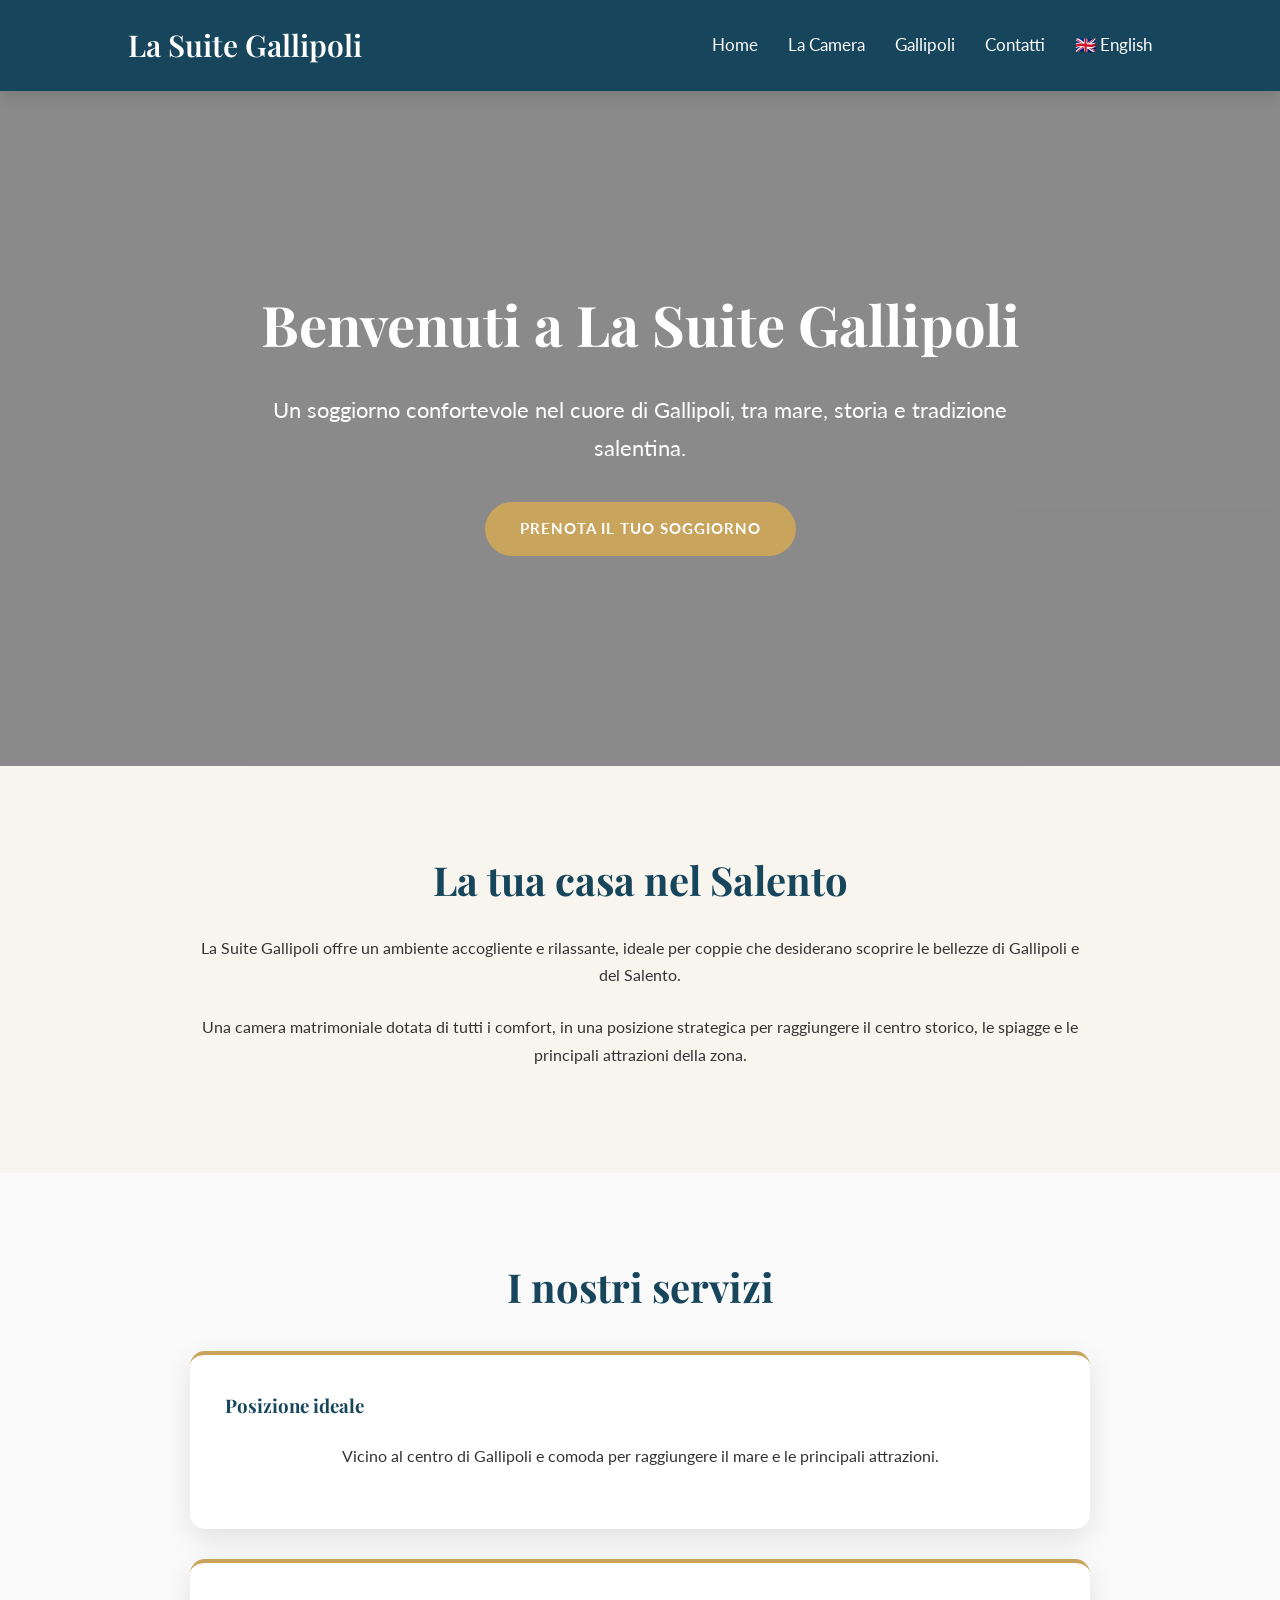
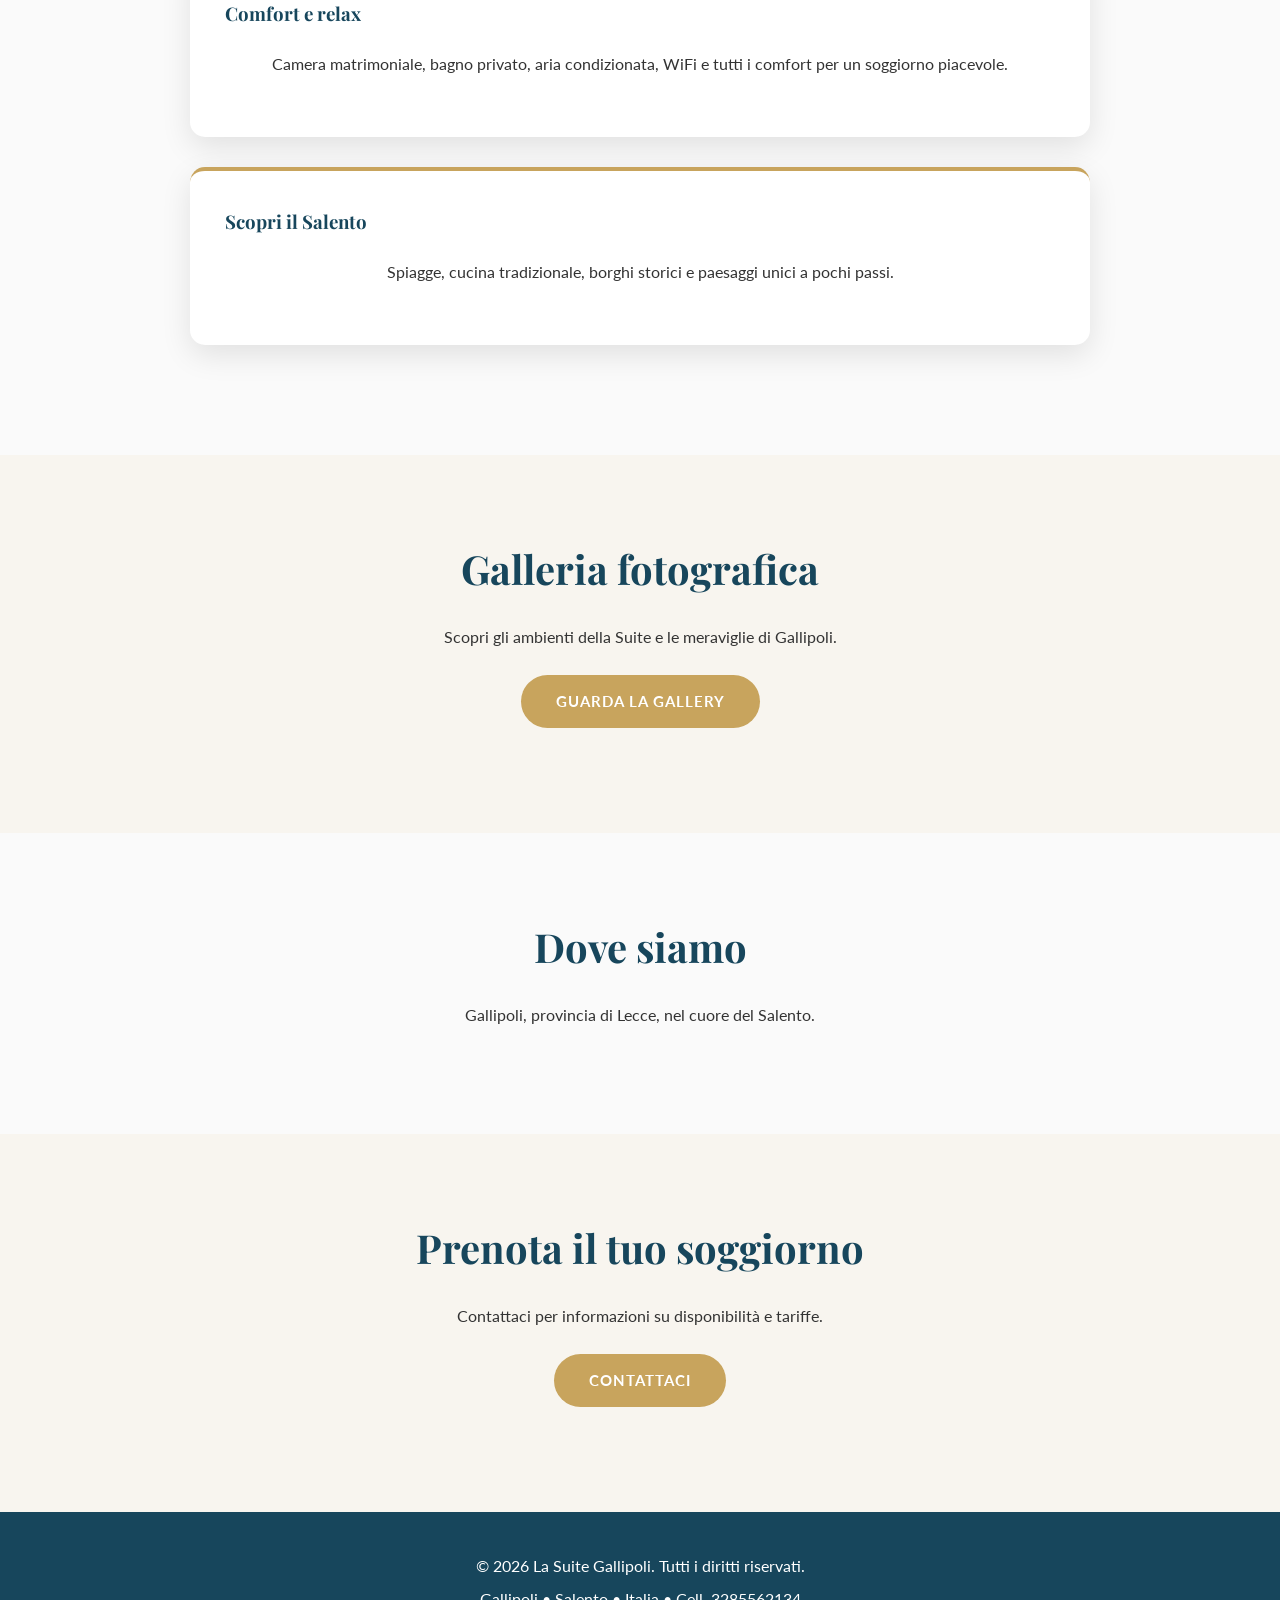
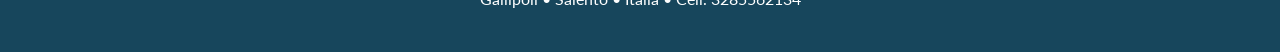
<file: index.html>
<!DOCTYPE html>
<html lang="it">

<head>

    <meta charset="UTF-8">
    <meta name="viewport" content="width=device-width, initial-scale=1.0">

    <title>La Suite Gallipoli | B&B nel cuore del Salento</title>

    <meta name="description"
        content="La Suite Gallipoli - Camera matrimoniale con bagno privato, WiFi e comfort nel cuore di Gallipoli, Salento.">


    <link href="https://fonts.googleapis.com/css2?family=Lato:wght@300;400;700&family=Playfair+Display:wght@500;600;700&display=swap" rel="stylesheet">

    <link rel="stylesheet" href="css/style.css">

    <link rel="icon" href="favicon.png" type="image/png">

</head>


<body>


<header>

<nav class="navbar">


<div class="logo">

<a href="index.html">
La Suite Gallipoli
</a>

</div>


<button class="menu-toggle" id="menu-toggle" aria-label="Apri menu">
☰
</button>



<ul class="nav-links" id="nav-links">

<li>
<a href="index.html">Home</a>
</li>

<li>
<a href="camera.html">La Camera</a>
</li>

<li>
<a href="gallipoli.html">Gallipoli</a>
</li>

<li>
<a href="contact.html">Contatti</a>
</li>

<li>
<a href="en/index.html">🇬🇧 English</a>
</li>

</ul>


</nav>

</header>





<main>



<!-- HERO SLIDESHOW -->


<section class="hero slideshow">


<div class="hero-slide active"></div>

<div class="hero-slide"></div>

<div class="hero-slide"></div>


<div class="hero-overlay"></div>



<div class="hero-content">


<h1>
Benvenuti a La Suite Gallipoli
</h1>


<p>
Un soggiorno confortevole nel cuore di Gallipoli,
tra mare, storia e tradizione salentina.
</p>


<a class="button" href="https://www.booking.com">

Prenota il tuo soggiorno

</a>


</div>


</section>







<!-- INTRODUCTION -->


<section>


<h2>
La tua casa nel Salento
</h2>


<p>
La Suite Gallipoli offre un ambiente accogliente e rilassante,
ideale per coppie che desiderano scoprire le bellezze di Gallipoli
e del Salento.
</p>


<p>
Una camera matrimoniale dotata di tutti i comfort,
in una posizione strategica per raggiungere il centro storico,
le spiagge e le principali attrazioni della zona.
</p>


</section>







<!-- SERVICES -->


<section>


<h2>
I nostri servizi
</h2>



<article>


<h3>
Posizione ideale
</h3>


<p>
Vicino al centro di Gallipoli e comoda per raggiungere
il mare e le principali attrazioni.
</p>


</article>




<article>


<h3>
Comfort e relax
</h3>


<p>
Camera matrimoniale, bagno privato,
aria condizionata, WiFi
e tutti i comfort per un soggiorno piacevole.
</p>


</article>




<article>


<h3>
Scopri il Salento
</h3>


<p>
Spiagge, cucina tradizionale,
borghi storici e paesaggi unici
a pochi passi.
</p>


</article>


</section>







<!-- GALLERY -->


<section>


<h2>
Galleria fotografica
</h2>


<p>
Scopri gli ambienti della Suite
e le meraviglie di Gallipoli.
</p>



<a class="button" href="camera.html">

Guarda la Gallery

</a>



</section>







<!-- LOCATION -->


<section>


<h2>
Dove siamo
</h2>


<p>
Gallipoli, provincia di Lecce,
nel cuore del Salento.
</p>


</section>







<!-- CONTACT -->


<section>


<h2>
Prenota il tuo soggiorno
</h2>


<p>
Contattaci per informazioni
su disponibilità e tariffe.
</p>


<a class="button" href="contact.html">

Contattaci

</a>


</section>





</main>







<footer>


<p>

© 2026 La Suite Gallipoli.
Tutti i diritti riservati.

</p>


<p>

Gallipoli • Salento • Italia • Cell. 3285562134

</p>


</footer>







<script>


// MOBILE MENU

const menuToggle = document.getElementById("menu-toggle");

const navLinks = document.getElementById("nav-links");


menuToggle.addEventListener("click", function(){

navLinks.classList.toggle("show");

});





// HERO SLIDESHOW


const slides = document.querySelectorAll(".hero-slide");

let currentSlide = 0;


setInterval(() => {


slides[currentSlide].classList.remove("active");


currentSlide = (currentSlide + 1) % slides.length;


slides[currentSlide].classList.add("active");


}, 5000);



</script>



</body>

</html>
</file>
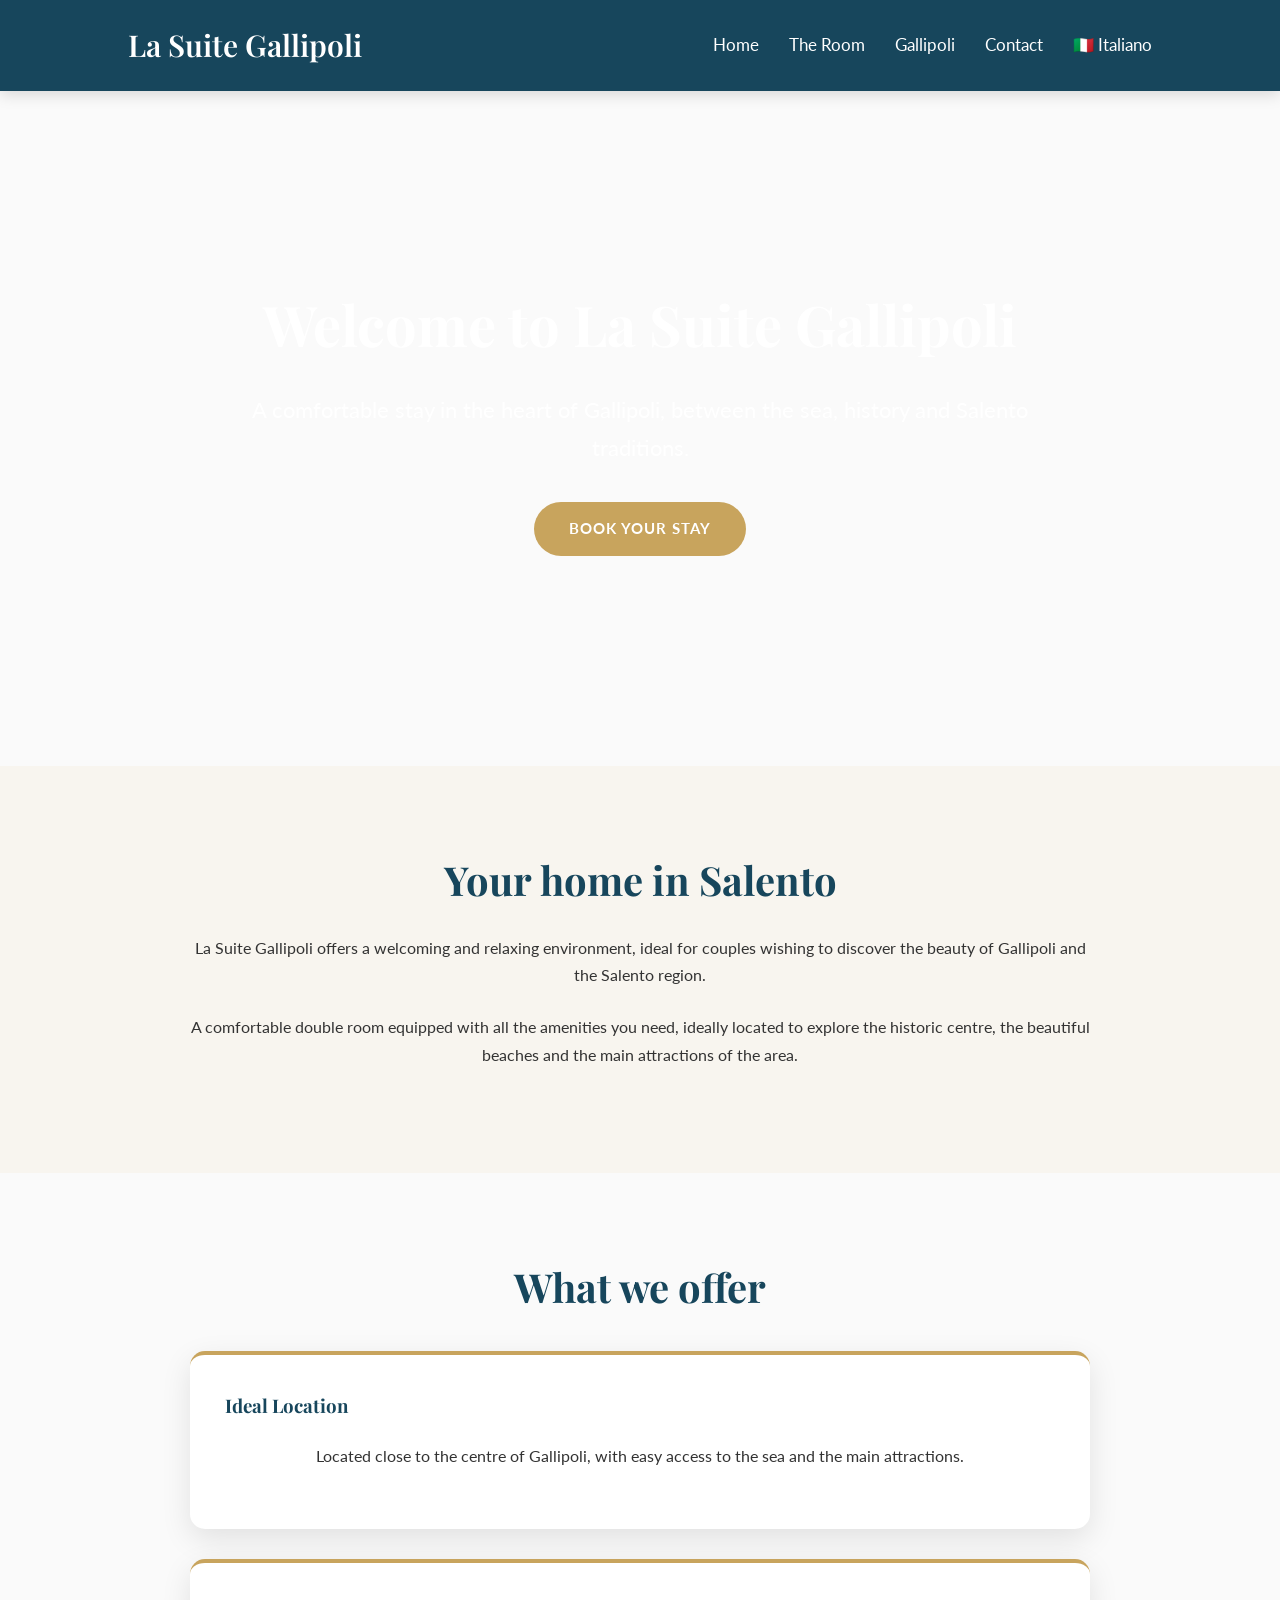
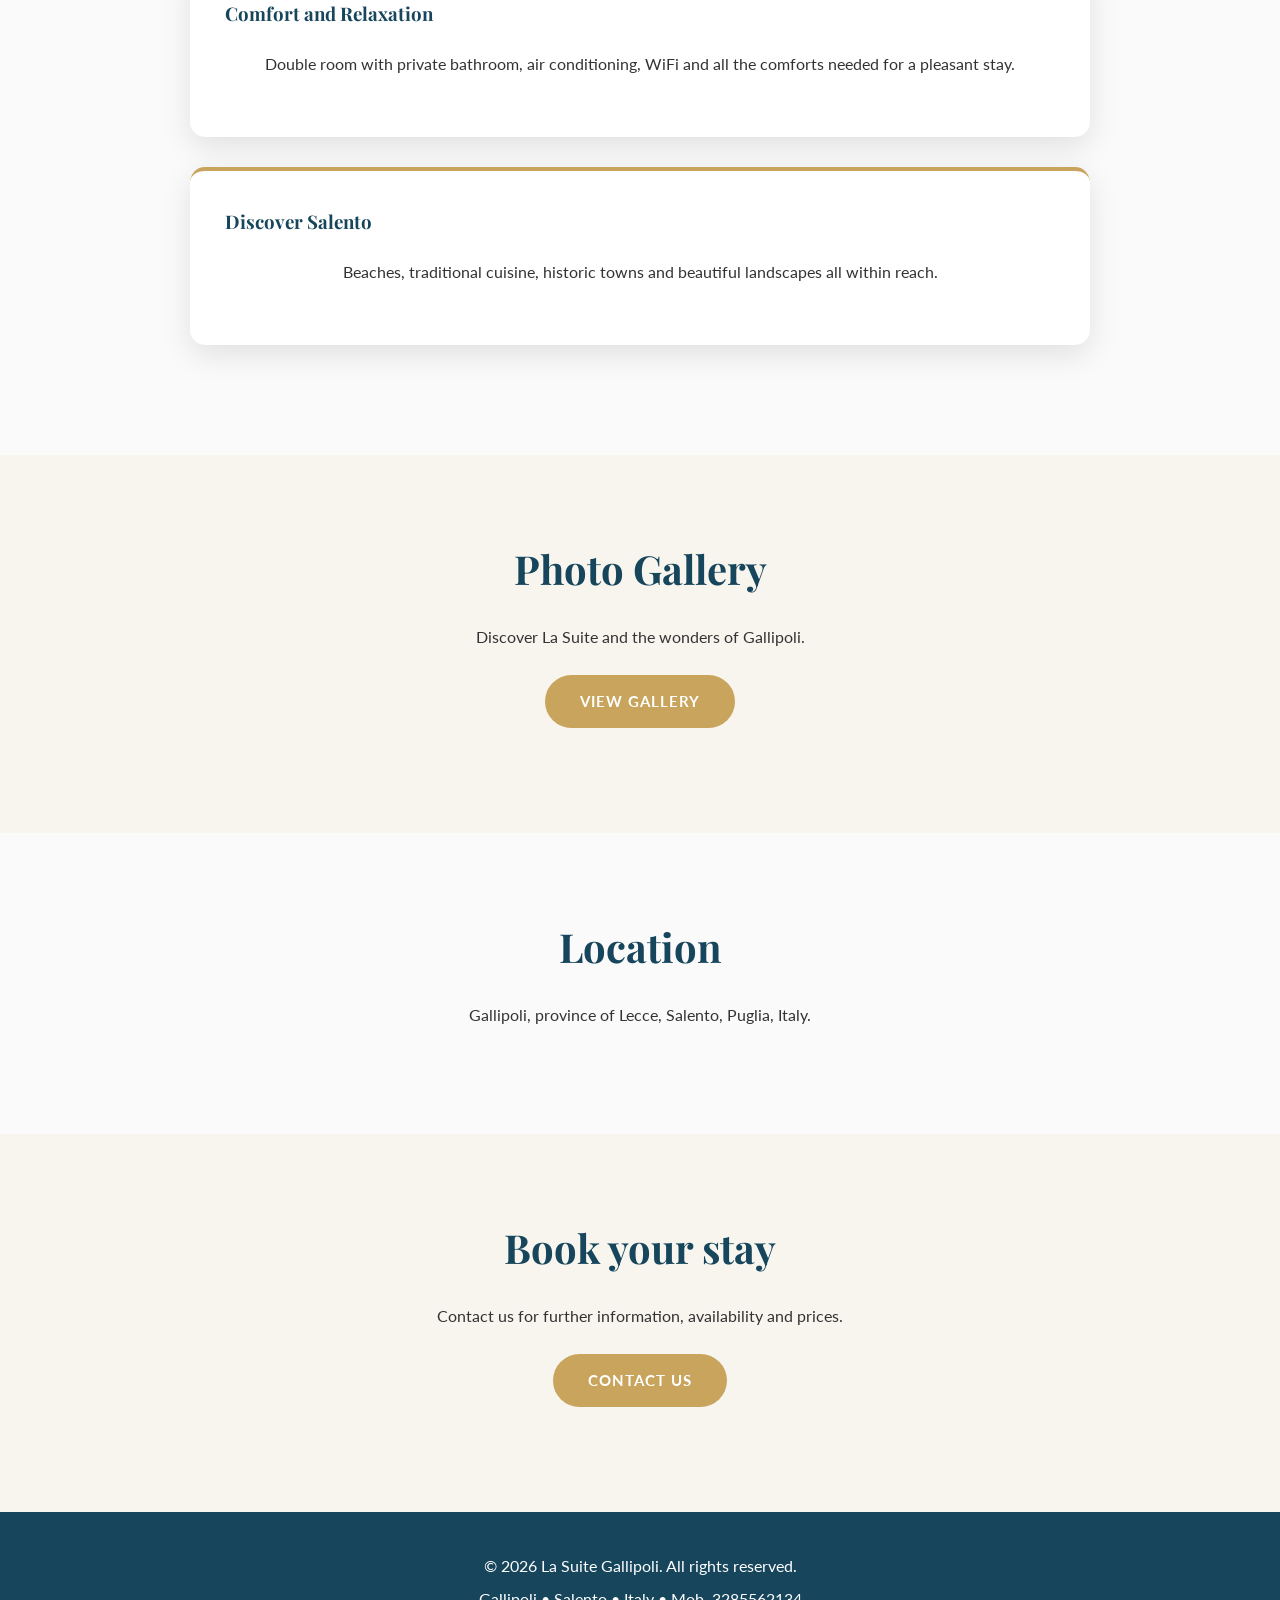
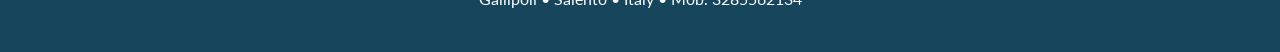
<file: en/index.html>
<!DOCTYPE html>
    <html lang="en">

    <head>

        <meta charset="UTF-8">
        <meta name="viewport" content="width=device-width, initial-scale=1.0">

        <title>La Suite Gallipoli | Bed and Breakfast in Salento</title>

        <meta name="description"
            content="La Suite Gallipoli - Comfortable double room with private bathroom, WiFi and all amenities in the heart of Gallipoli, Salento.">

            <link href="https://fonts.googleapis.com/css2?family=Lato:wght@300;400;700&family=Playfair+Display:wght@500;600;700&display=swap" rel="stylesheet">
        <link rel="stylesheet" href="../css/style.css">
        <link rel="icon" href="../favicon.png" type="image/png">

    </head>


    <body>


        <!-- ==========================
            HEADER
        =========================== -->

        <header>

            <nav class="navbar">

                <div class="logo">

                    <a href="index.html">
                        La Suite Gallipoli
                    </a>

                </div>


                <button class="menu-toggle" id="menu-toggle">
                    ☰
                </button>


<ul class="nav-links" id="nav-links">

    <li>
        <a href="index.html">Home</a>
    </li>

    <li>
        <a href="camera.html">The Room</a>
    </li>

   
    <li>
        <a href="gallipoli.html">Gallipoli</a>
    </li>

    <li>
        <a href="contact.html">Contact</a>
    </li>

    <li>
        <a href="../index.html">🇮🇹 Italiano</a>
    </li>

</ul>


            </nav>

        </header>



        <!-- ==========================
            MAIN
        =========================== -->


        <main>


            <!-- HERO -->


            <section class="hero">


                <div class="hero-content">


                    <h1>
                        Welcome to La Suite Gallipoli
                    </h1>


                    <p>
                        A comfortable stay in the heart of Gallipoli,
                        between the sea, history and Salento traditions.
                    </p>


                    <a class="button" href="https://www.booking.com/hotel/it/b-amp-b-la-suite-gallipoli.en-gb.html?aid=318615&label=Italian_Italy_IT_IT_21439071025-UNZN0NGydu*b2jBBcXOAlgS809686578647%3Apl%3Ata%3Ap1%3Ap2%3Aac%3Aap%3Aneg&sid=bae90e9b5a1b18182bfcb553feb27720&dest_id=-118224&dest_type=city&dist=0&group_adults=2&group_children=0&hapos=1&hpos=1&no_rooms=1&req_adults=2&req_children=0&room1=A%2CA&sb_price_type=total&sr_order=popularity&srepoch=1784811999&srpvid=0d545c2a29ee0429&type=total&ucfs=1&lang=en-gb&soz=1&lang_changed=1">

                        Book your stay

                    </a>


                </div>


            </section>



            <!-- INTRODUCTION -->


            <section>


                <h2>
                    Your home in Salento
                </h2>


                <p>
                    La Suite Gallipoli offers a welcoming and relaxing environment,
                    ideal for couples wishing to discover the beauty of Gallipoli
                    and the Salento region.
                </p>


                <p>
                    A comfortable double room equipped with all the amenities you need,
                    ideally located to explore the historic centre,
                    the beautiful beaches and the main attractions of the area.
                </p>


            </section>




            <!-- SERVICES -->


            <section>


                <h2>
                    What we offer
                </h2>



                <article>


                    <h3>
                        Ideal Location
                    </h3>


                    <p>
                        Located close to the centre of Gallipoli,
                        with easy access to the sea and the main attractions.
                    </p>


                </article>




                <article>


                    <h3>
                        Comfort and Relaxation
                    </h3>


                    <p>
                        Double room with private bathroom, air conditioning,
                        WiFi and all the comforts needed for a pleasant stay.
                    </p>


                </article>




                <article>


                    <h3>
                        Discover Salento
                    </h3>


                    <p>
                        Beaches, traditional cuisine, historic towns
                        and beautiful landscapes all within reach.
                    </p>


                </article>



            </section>




            <!-- GALLERY -->


            <section>


                <h2>
                    Photo Gallery
                </h2>


                <p>
                    Discover La Suite and the wonders of Gallipoli.
                </p>


                <a class="button" href="gallery.html">

                    View Gallery

                </a>


            </section>




            <!-- LOCATION -->


            <section>


                <h2>
                    Location
                </h2>


                <p>
                    Gallipoli, province of Lecce,
                    Salento, Puglia, Italy.
                </p>


            </section>




            <!-- CONTACT -->


            <section>


                <h2>
                    Book your stay
                </h2>


                <p>
                    Contact us for further information,
                    availability and prices.
                </p>


                <a class="button" href="contact.html">

                    Contact us

                </a>


            </section>



        </main>





        <!-- FOOTER -->


        <footer>


            <p>
                © 2026 La Suite Gallipoli.
                All rights reserved.
            </p>


            <p>
                Gallipoli • Salento • Italy • Mob. 3285562134
            </p>


        </footer>





        <!-- MOBILE MENU -->


        <script>


            const menuToggle = document.getElementById("menu-toggle");

            const navLinks = document.getElementById("nav-links");


            menuToggle.addEventListener("click", function () {

                navLinks.classList.toggle("show");

            });


        </script>



    </body>

    </html>
</file>
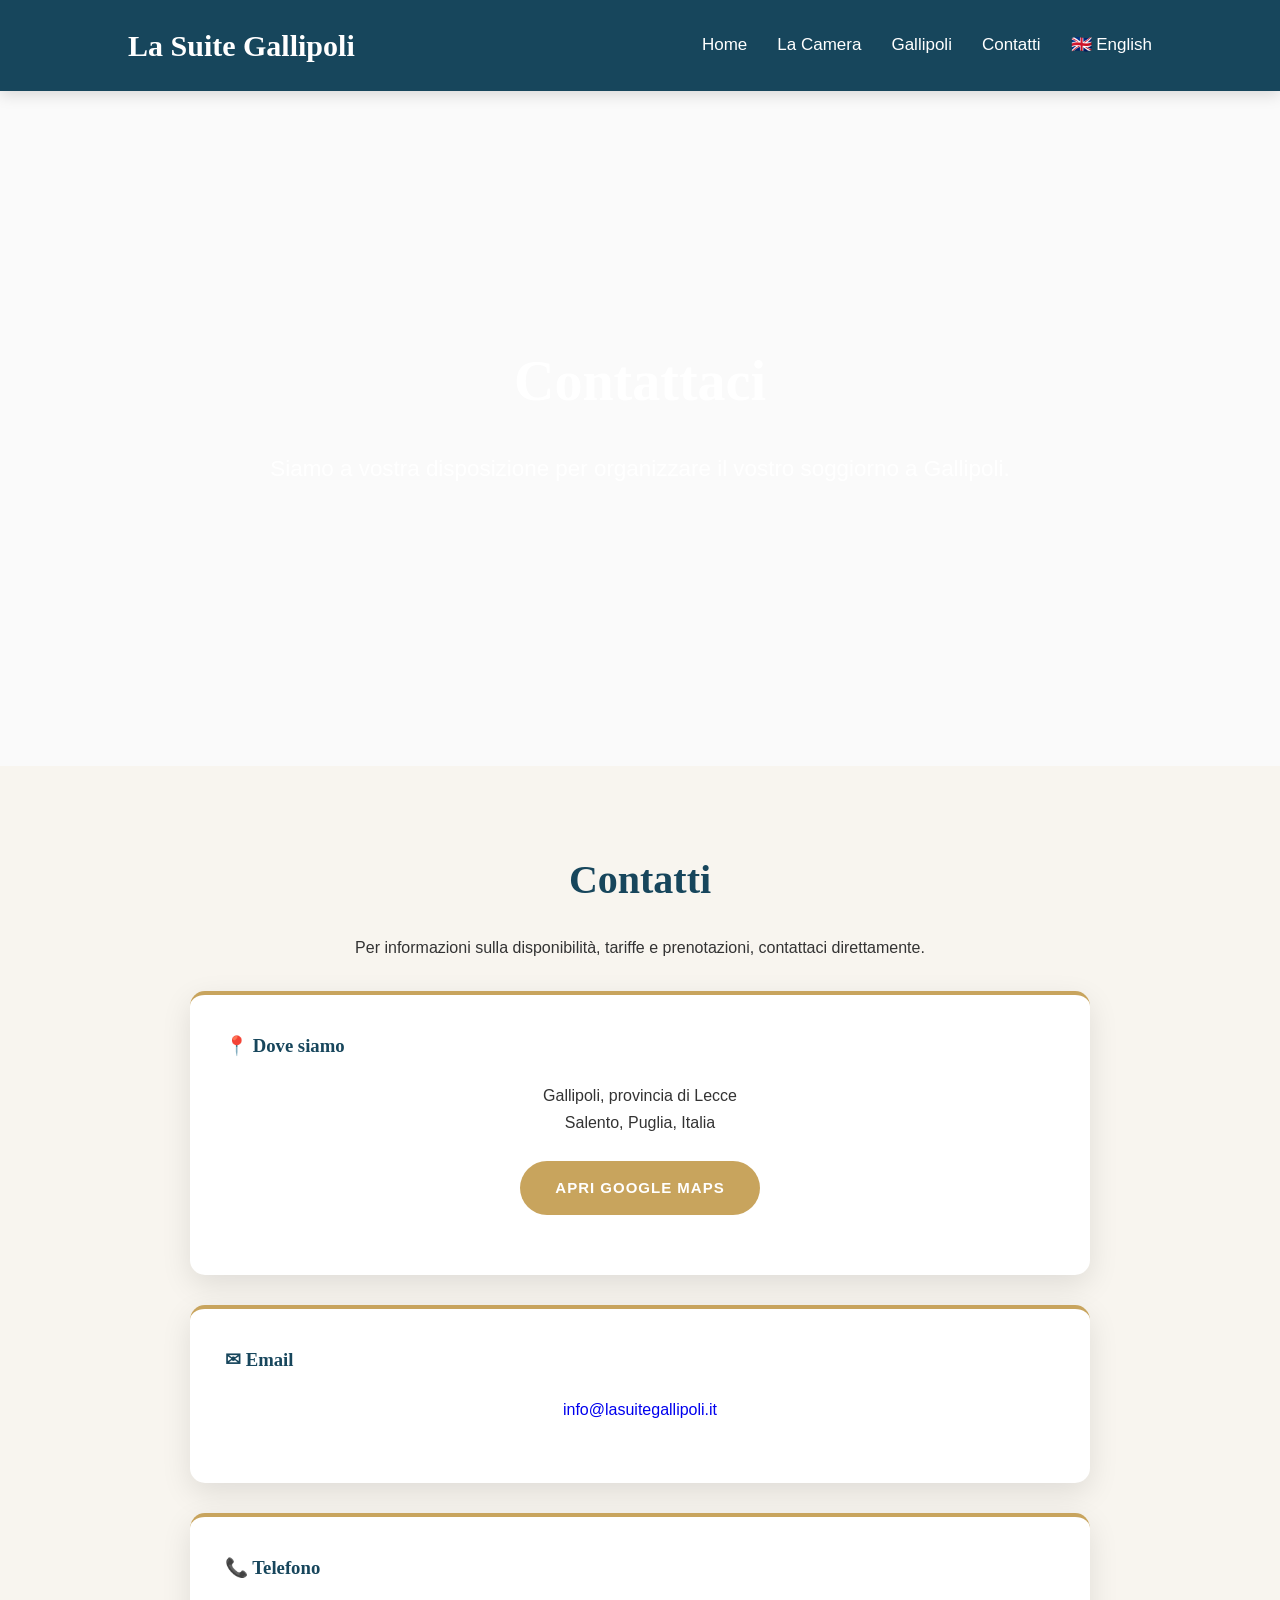
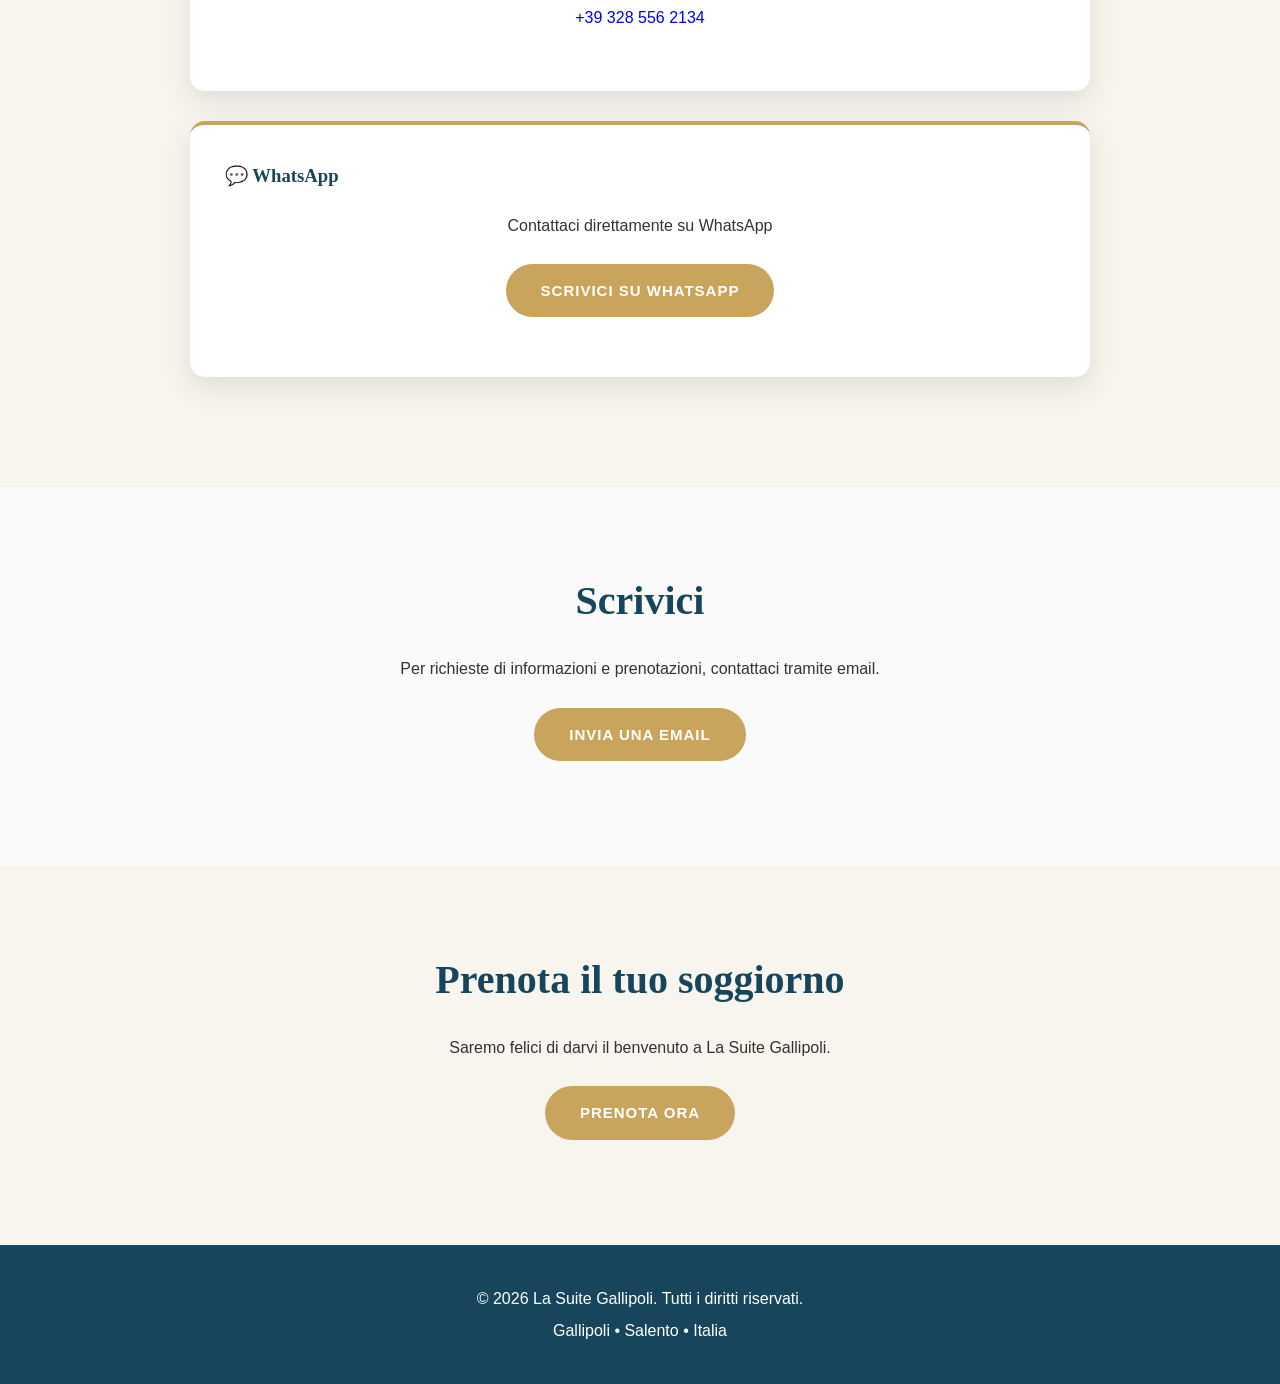
<file: contact.html>
<!DOCTYPE html>
<html lang="it">

<head>

<meta charset="UTF-8">
<meta name="viewport" content="width=device-width, initial-scale=1.0">

<title>Contatti | La Suite Gallipoli</title>

<meta name="description"
content="Contatta La Suite Gallipoli per informazioni, disponibilità e prenotazioni nel cuore di Gallipoli, Salento.">

<link rel="stylesheet" href="css/style.css">

<link rel="icon" href="favicon.png" type="image/png">

</head>


<body>


<!-- HEADER -->

<header>

<nav class="navbar">


<div class="logo">

<a href="index.html">
La Suite Gallipoli
</a>

</div>


<button class="menu-toggle" id="menu-toggle" aria-label="Apri menu">
☰
</button>




<ul class="nav-links" id="nav-links">


<li>
<a href="index.html">Home</a>
</li>


<li>
<a href="camera.html">La Camera</a>
</li>


<li>
<a href="gallipoli.html">Gallipoli</a>
</li>


<li>
<a href="contact.html">Contatti</a>
</li>


<li>
<a href="en/index.html">🇬🇧 English</a>
</li>


</ul>


</nav>

</header>







<main>





<!-- HERO -->


<section class="hero">


<div class="hero-content">


<h1>
Contattaci
</h1>


<p>
Siamo a vostra disposizione per organizzare
il vostro soggiorno a Gallipoli.
</p>


</div>


</section>







<!-- CONTACT INFORMATION -->


<section>


<h2>
Contatti
</h2>


<p>
Per informazioni sulla disponibilità,
tariffe e prenotazioni, contattaci direttamente.
</p>





<article>

<h3>
📍 Dove siamo
</h3>


<p>
Gallipoli, provincia di Lecce<br>
Salento, Puglia, Italia
</p>


<a class="button" 
href="https://maps.google.com/?q=La+Suite+Gallipoli"
target="_blank">

Apri Google Maps

</a>


</article>





<article>


<h3>
✉ Email
</h3>


<p>
<a href="mailto:info@lasuitegallipoli.it">
info@lasuitegallipoli.it
</a>
</p>


</article>





<article>

<h3>
📞 Telefono
</h3>


<p>
<a href="tel:+393285562134">
+39 328 556 2134
</a>
</p>


</article>

<article>

<h3>
💬 WhatsApp
</h3>


<p>
Contattaci direttamente su WhatsApp
</p>


<a class="button" href="https://wa.me/393285562134" target="_blank">

Scrivici su WhatsApp

</a>


</article>



</section>







<!-- EMAIL CONTACT BUTTON -->


<section>


<h2>
Scrivici
</h2>


<p>
Per richieste di informazioni e prenotazioni,
contattaci tramite email.
</p>


<a class="button" href="mailto:info@lasuitegallipoli.it">

Invia una email

</a>


</section>







<!-- BOOKING CTA -->


<section>


<h2>
Prenota il tuo soggiorno
</h2>


<p>
Saremo felici di darvi il benvenuto
a La Suite Gallipoli.
</p>



<a class="button" href="https://www.booking.com/hotel/it/b-amp-b-la-suite-gallipoli.it.html">

Prenota ora

</a>


</section>






</main>








<!-- FOOTER -->


<footer>


<p>
© 2026 La Suite Gallipoli.
Tutti i diritti riservati.
</p>


<p>
Gallipoli • Salento • Italia
</p>


</footer>







<!-- MOBILE MENU -->


<script>


const menuToggle = document.getElementById("menu-toggle");

const navLinks = document.getElementById("nav-links");


menuToggle.addEventListener("click", function(){

navLinks.classList.toggle("show");

});


</script>





</body>

</html>
</file>
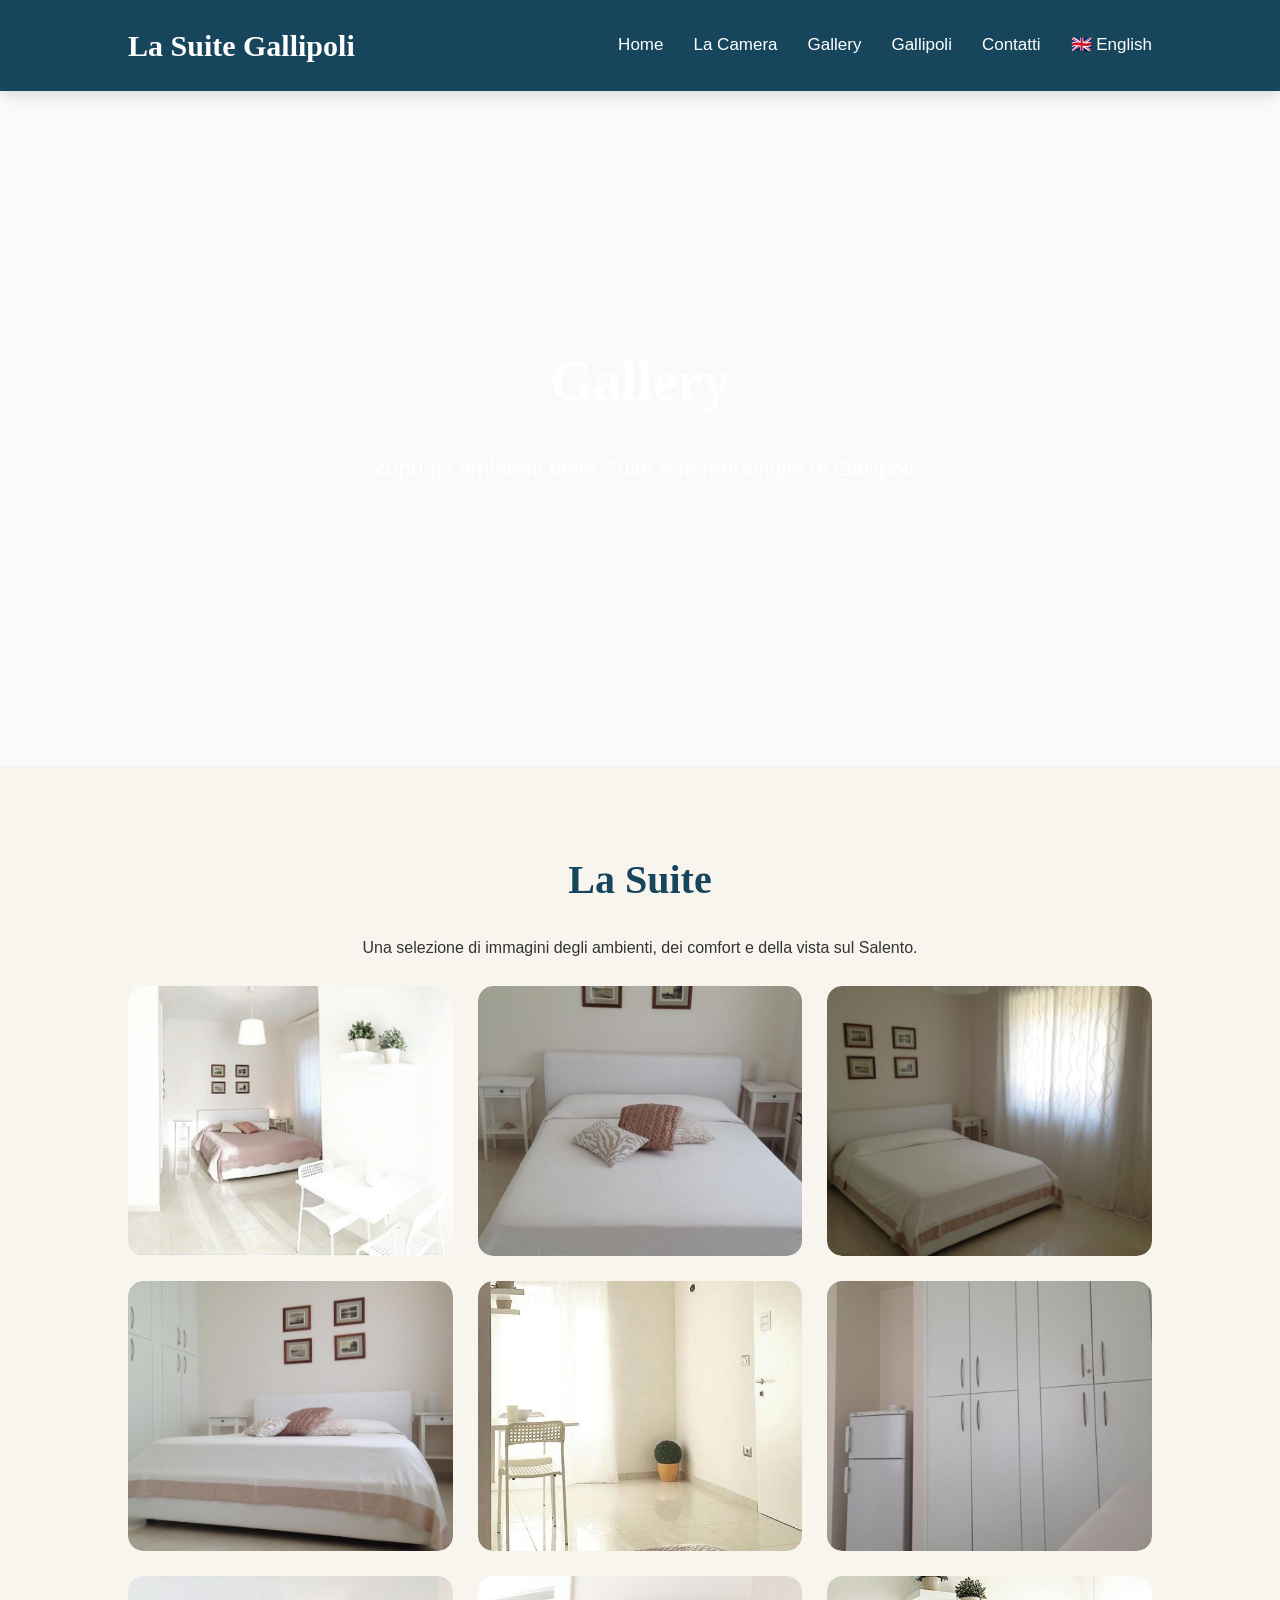
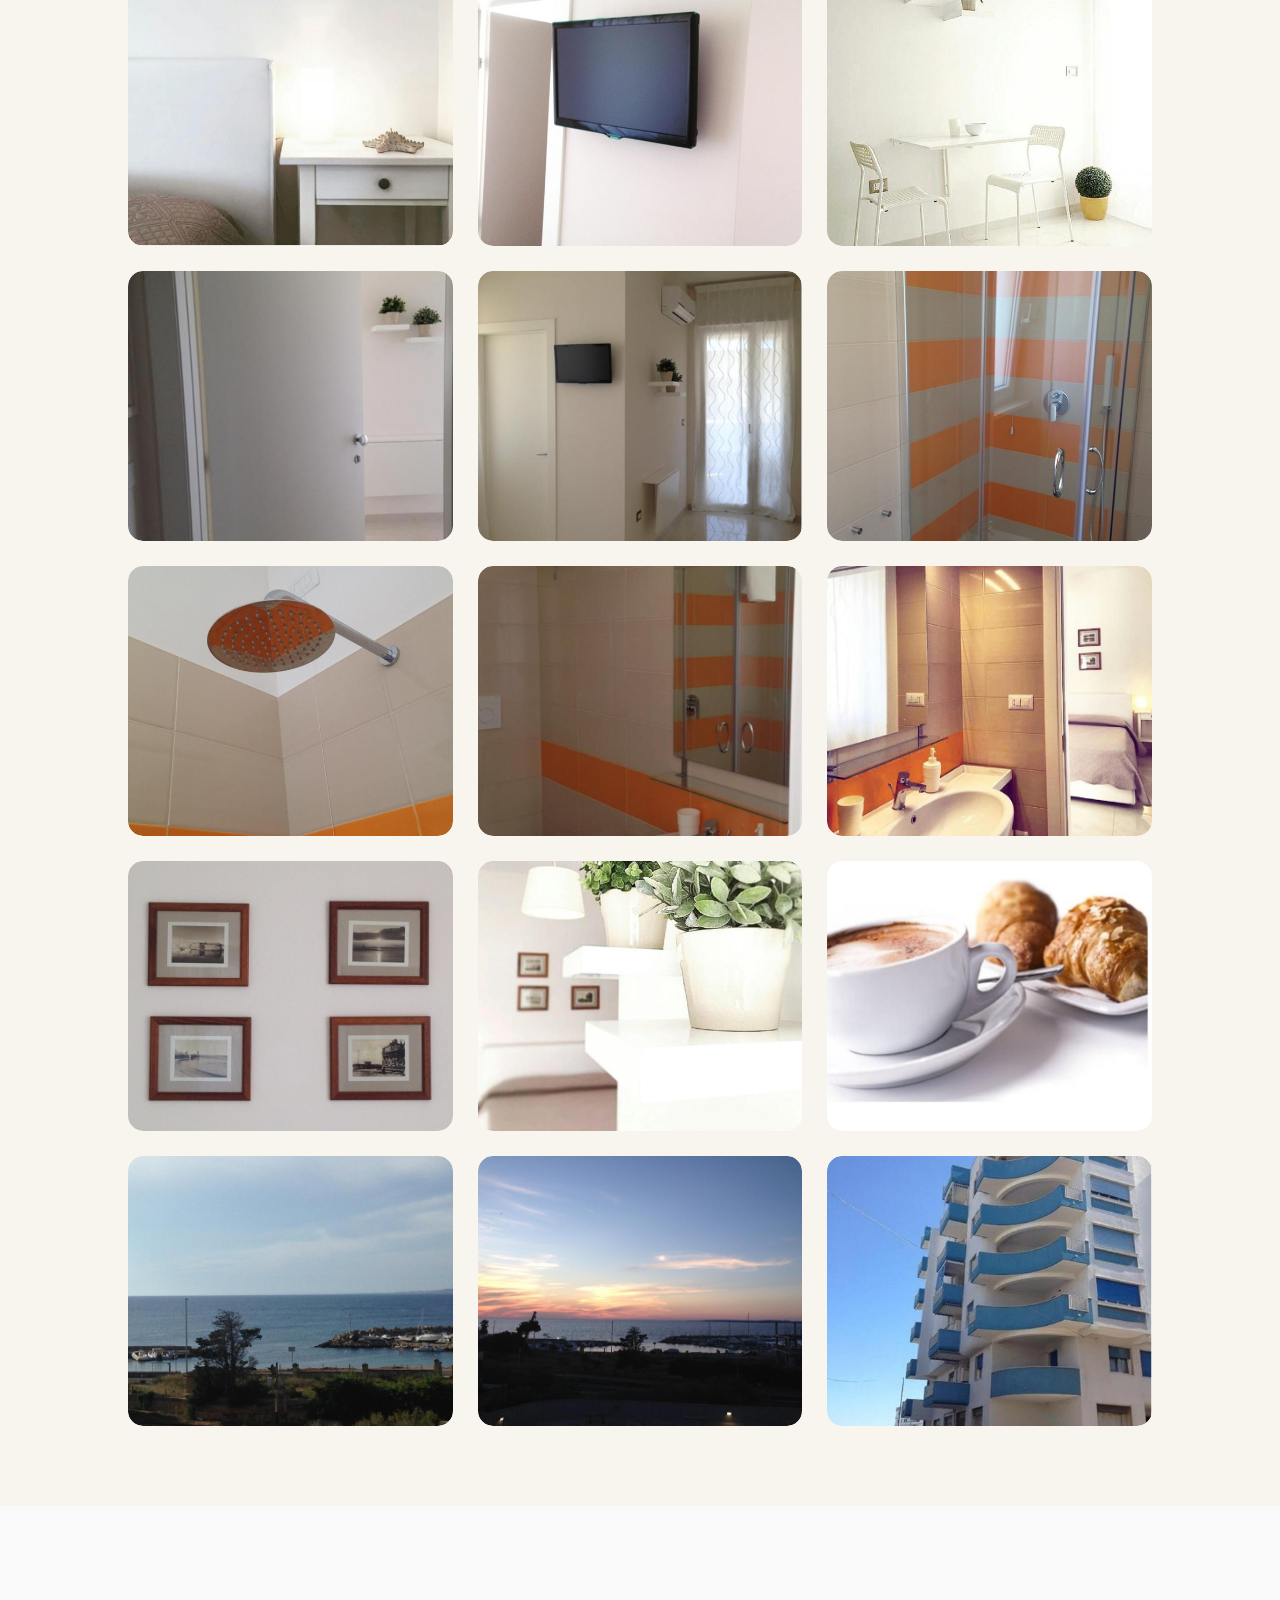
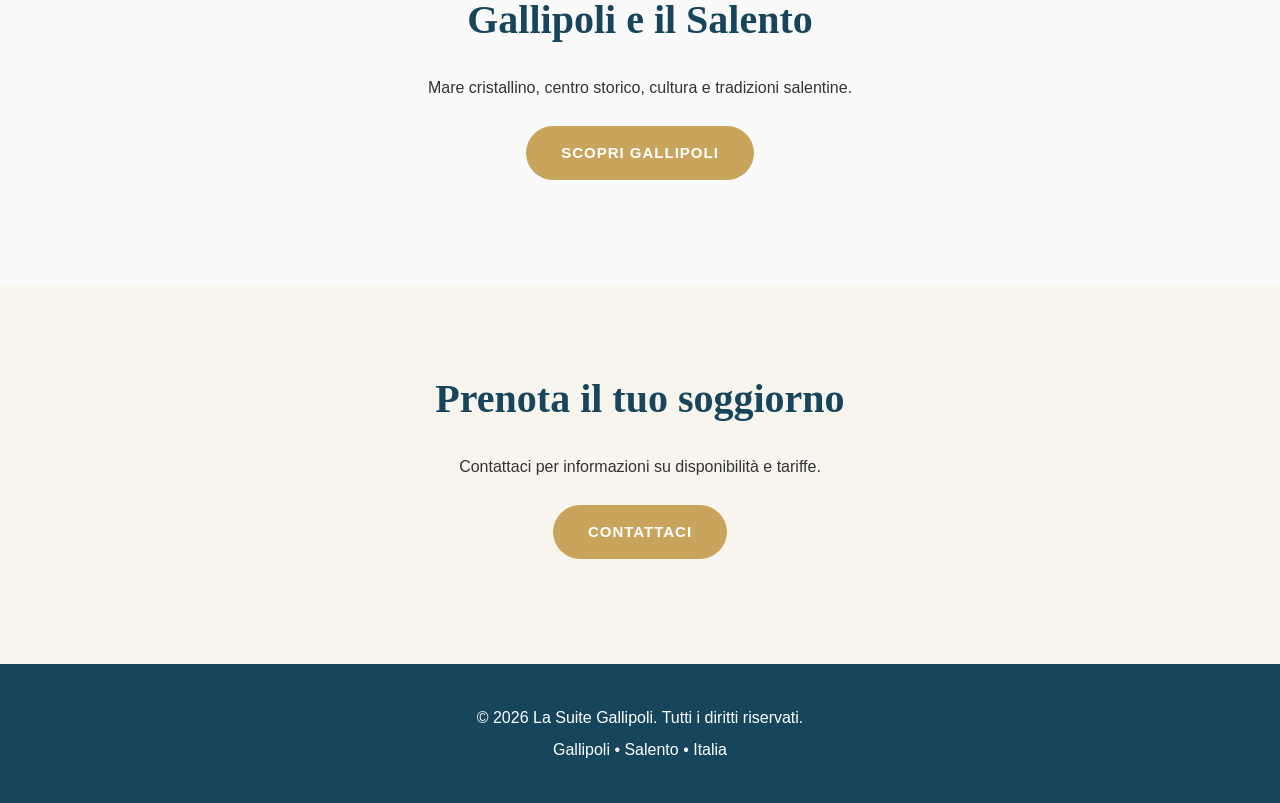
<file: gallery.html>
<!DOCTYPE html>
<html lang="it">

<head>

<meta charset="UTF-8">
<meta name="viewport" content="width=device-width, initial-scale=1.0">

<title>Gallery | La Suite Gallipoli</title>

<meta name="description"
content="Scopri le immagini della camera, del bagno e della vista mare di La Suite Gallipoli nel cuore del Salento.">

<link rel="stylesheet" href="css/style.css">

<link rel="icon" href="favicon.png" type="image/png">

</head>


<body>


<header>

<nav class="navbar">


<div class="logo">

<a href="index.html">
La Suite Gallipoli
</a>

</div>


<button class="menu-toggle" id="menu-toggle" aria-label="Apri menu">
☰
</button>


<ul class="nav-links" id="nav-links">

<li><a href="index.html">Home</a></li>

<li><a href="camera.html">La Camera</a></li>

<li><a href="gallery.html">Gallery</a></li>

<li><a href="gallipoli.html">Gallipoli</a></li>

<li><a href="contact.html">Contatti</a></li>

<li><a href="en/gallery.html">🇬🇧 English</a></li>

</ul>


</nav>

</header>





<main>



<section class="hero">

<div class="hero-content">

<h1>
Gallery
</h1>

<p>
Scopri gli ambienti della Suite
e le meraviglie di Gallipoli.
</p>

</div>

</section>







<section>


<h2>
La Suite
</h2>


<p>
Una selezione di immagini degli ambienti,
dei comfort e della vista sul Salento.
</p>





<div class="gallery-grid">



<div class="gallery-item">
<a href="images/fotocopertina.jpg" target="_blank">
<img src="images/fotocopertina.jpg"
alt="La Suite Gallipoli camera matrimoniale"
loading="lazy"
width="1200"
height="800">
</a>
</div>



<div class="gallery-item">
<a href="images/letto.jpg" target="_blank">
<img src="images/letto.jpg"
alt="Letto matrimoniale La Suite Gallipoli"
loading="lazy"
width="1200"
height="800">
</a>
</div>



<div class="gallery-item">
<a href="images/letto2.jpg" target="_blank">
<img src="images/letto2.jpg"
alt="Camera da letto La Suite Gallipoli"
loading="lazy"
width="1200"
height="800">
</a>
</div>



<div class="gallery-item">
<a href="images/lettodalbasso.jpg" target="_blank">
<img src="images/lettodalbasso.jpg"
alt="Vista dal letto della camera"
loading="lazy"
width="1200"
height="800">
</a>
</div>



<div class="gallery-item">
<a href="images/vistadalletto.jpg" target="_blank">
<img src="images/vistadalletto.jpg"
alt="Vista della camera matrimoniale"
loading="lazy"
width="1200"
height="800">
</a>
</div>



<div class="gallery-item">
<a href="images/armadio.jpg" target="_blank">
<img src="images/armadio.jpg"
alt="Armadio della camera"
loading="lazy"
width="1200"
height="800">
</a>
</div>



<div class="gallery-item">
<a href="images/comodino.jpg" target="_blank">
<img src="images/comodino.jpg"
alt="Comodino camera"
loading="lazy"
width="1200"
height="800">
</a>
</div>



<div class="gallery-item">
<a href="images/tv.jpg" target="_blank">
<img src="images/tv.jpg"
alt="Televisione camera"
loading="lazy"
width="1200"
height="800">
</a>
</div>



<div class="gallery-item">
<a href="images/tavolino.jpg" target="_blank">
<img src="images/tavolino.jpg"
alt="Tavolino camera"
loading="lazy"
width="1200"
height="800">
</a>
</div>



<div class="gallery-item">
<a href="images/portacamera.jpg" target="_blank">
<img src="images/portacamera.jpg"
alt="Ingresso camera La Suite Gallipoli"
loading="lazy"
width="1200"
height="800">
</a>
</div>



<div class="gallery-item">
<a href="images/portabalcone.jpg" target="_blank">
<img src="images/portabalcone.jpg"
alt="Porta balcone camera"
loading="lazy"
width="1200"
height="800">
</a>
</div>




<!-- BAGNO -->


<div class="gallery-item">
<a href="images/doccia.jpg" target="_blank">
<img src="images/doccia.jpg"
alt="Doccia bagno privato"
loading="lazy"
width="1200"
height="800">
</a>
</div>



<div class="gallery-item">
<a href="images/soffionedoccia.jpg" target="_blank">
<img src="images/soffionedoccia.jpg"
alt="Soffione doccia bagno"
loading="lazy"
width="1200"
height="800">
</a>
</div>



<div class="gallery-item">
<a href="images/specchio.jpg" target="_blank">
<img src="images/specchio.jpg"
alt="Specchio bagno privato"
loading="lazy"
width="1200"
height="800">
</a>
</div>



<div class="gallery-item">
<a href="images/vistadalbagno.jpg" target="_blank">
<img src="images/vistadalbagno.jpg"
alt="Vista dal bagno"
loading="lazy"
width="1200"
height="800">
</a>
</div>




<!-- DETTAGLI -->


<div class="gallery-item">
<a href="images/quadri.jpg" target="_blank">
<img src="images/quadri.jpg"
alt="Quadri decorativi camera"
loading="lazy"
width="1200"
height="800">
</a>
</div>



<div class="gallery-item">
<a href="images/vasi.jpg" target="_blank">
<img src="images/vasi.jpg"
alt="Dettagli arredamento"
loading="lazy"
width="1200"
height="800">
</a>
</div>



<div class="gallery-item">
<a href="images/colazione.jpg" target="_blank">
<img src="images/colazione.jpg"
alt="Colazione La Suite Gallipoli"
loading="lazy"
width="1200"
height="800">
</a>
</div>




<!-- VISTA -->


<div class="gallery-item">
<a href="images/vistamare.jpg" target="_blank">
<img src="images/vistamare.jpg"
alt="Vista mare da La Suite Gallipoli"
loading="lazy"
width="1200"
height="800">
</a>
</div>



<div class="gallery-item">
<a href="images/vistamare2.jpg" target="_blank">
<img src="images/vistamare2.jpg"
alt="Vista mare Salento"
loading="lazy"
width="1200"
height="800">
</a>
</div>



<div class="gallery-item">
<a href="images/palazzo.jpg" target="_blank">
<img src="images/palazzo.jpg"
alt="Edificio La Suite Gallipoli"
loading="lazy"
width="1200"
height="800">
</a>
</div>



</div>


</section>







<section>


<h2>
Gallipoli e il Salento
</h2>


<p>
Mare cristallino, centro storico,
cultura e tradizioni salentine.
</p>


<a class="button" href="gallipoli.html">
Scopri Gallipoli
</a>


</section>







<section>


<h2>
Prenota il tuo soggiorno
</h2>


<p>
Contattaci per informazioni
su disponibilità e tariffe.
</p>


<a class="button" href="contact.html">
Contattaci
</a>


</section>




</main>






<footer>

<p>
© 2026 La Suite Gallipoli.
Tutti i diritti riservati.
</p>


<p>
Gallipoli • Salento • Italia
</p>


</footer>







<script>

const menuToggle = document.getElementById("menu-toggle");

const navLinks = document.getElementById("nav-links");


menuToggle.addEventListener("click", function(){

navLinks.classList.toggle("show");

});

</script>




</body>

</html>
</file>
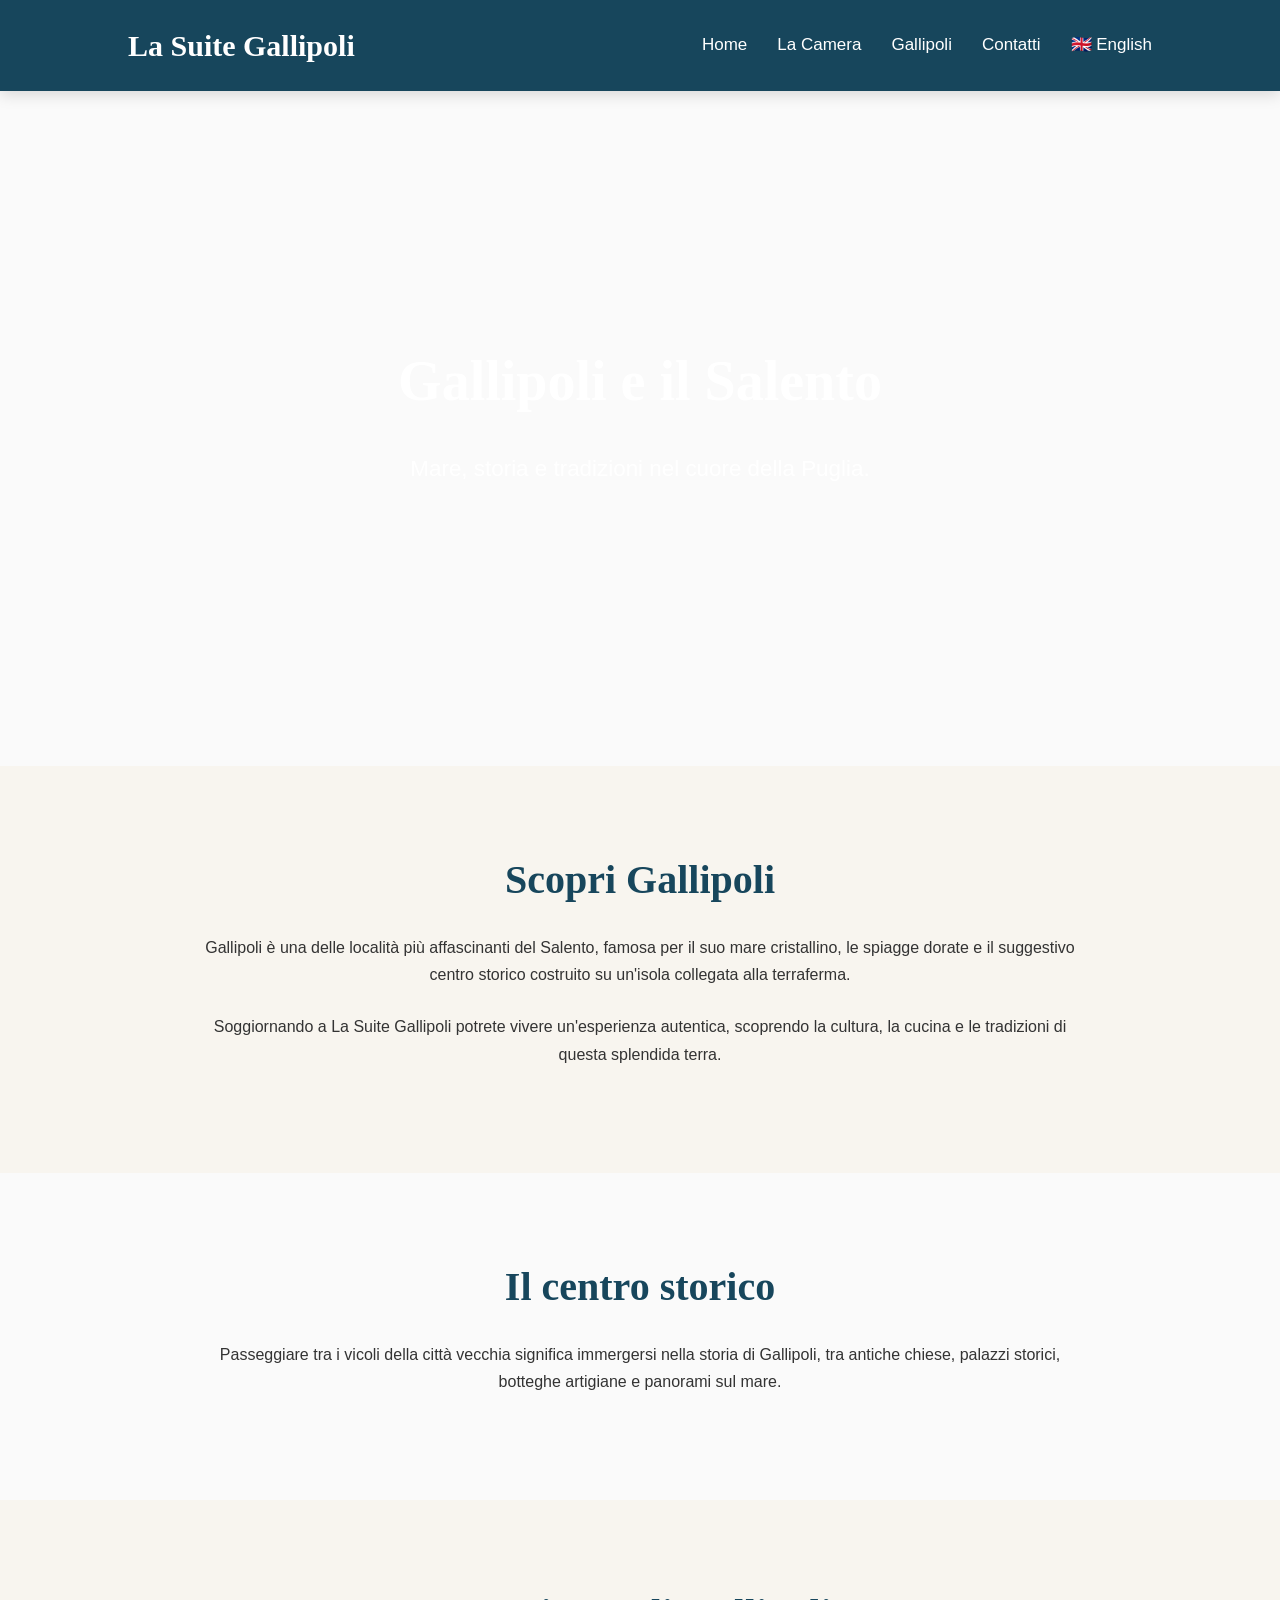
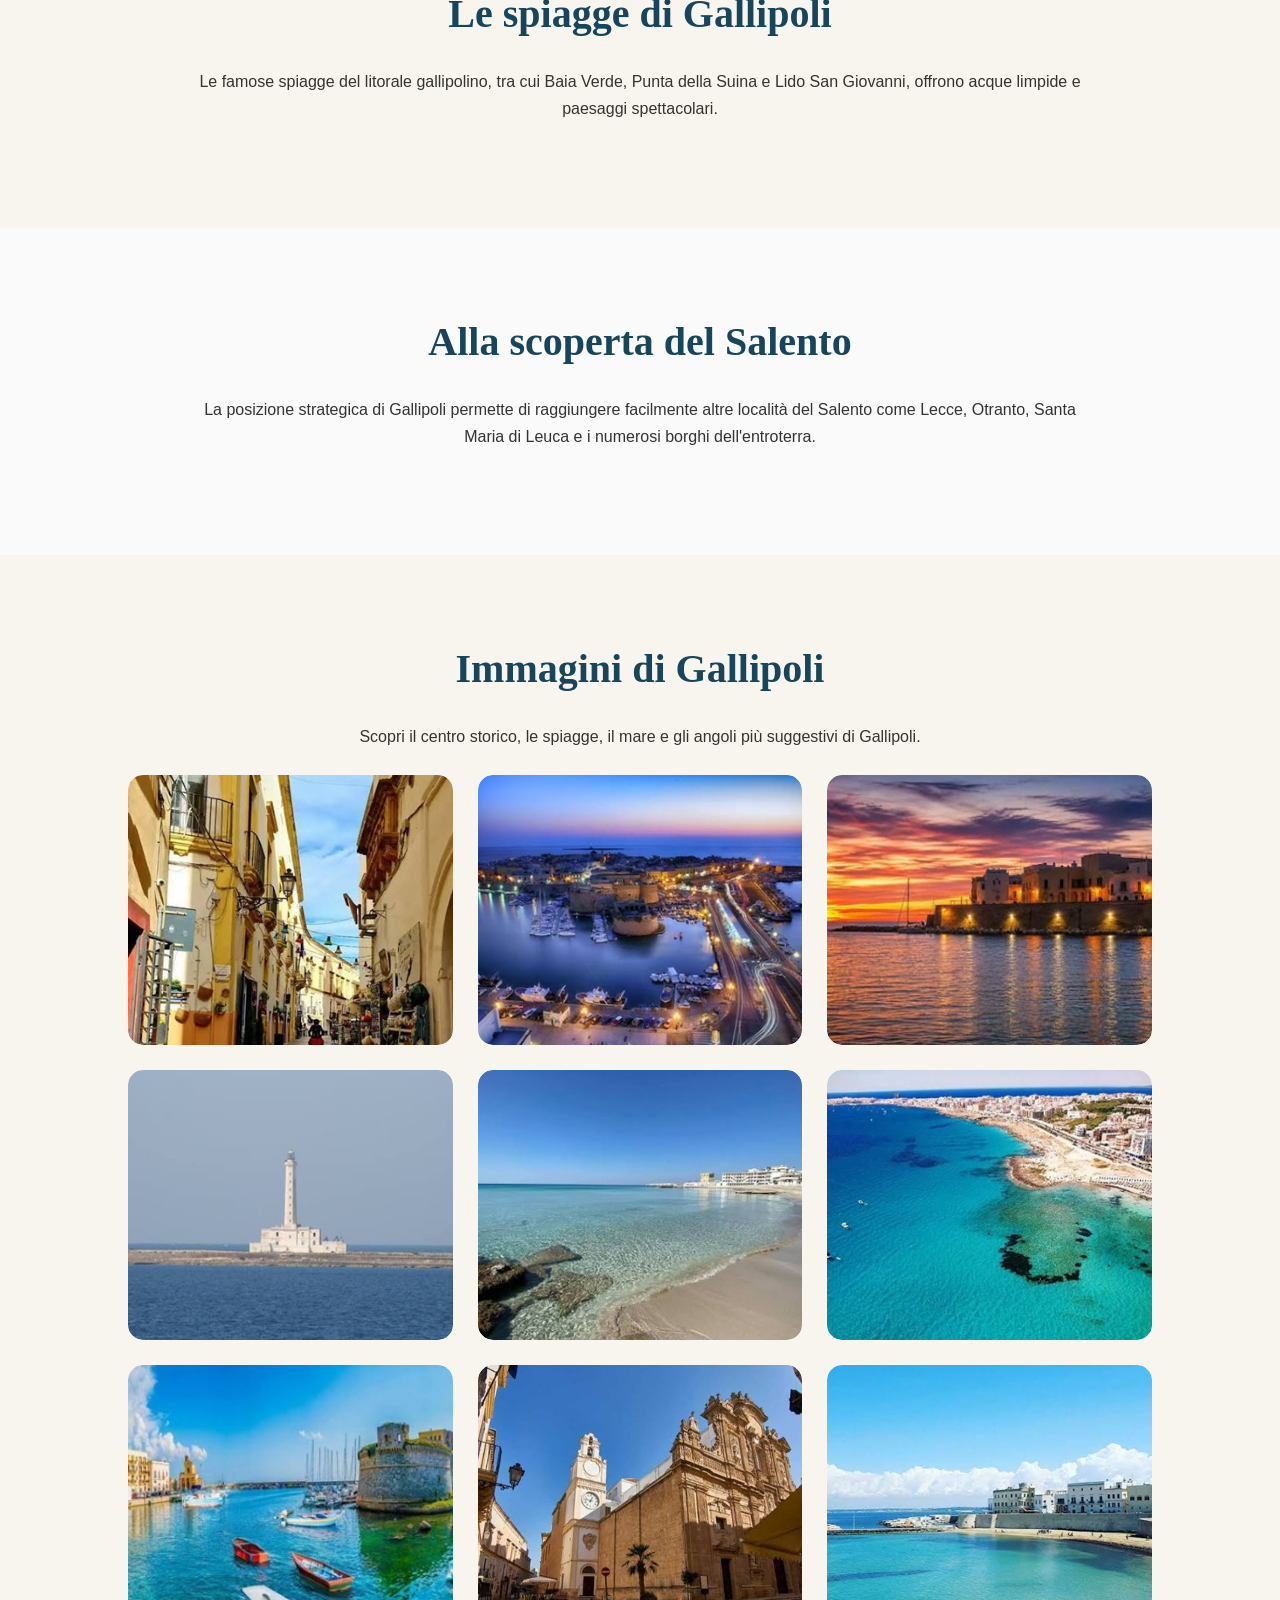
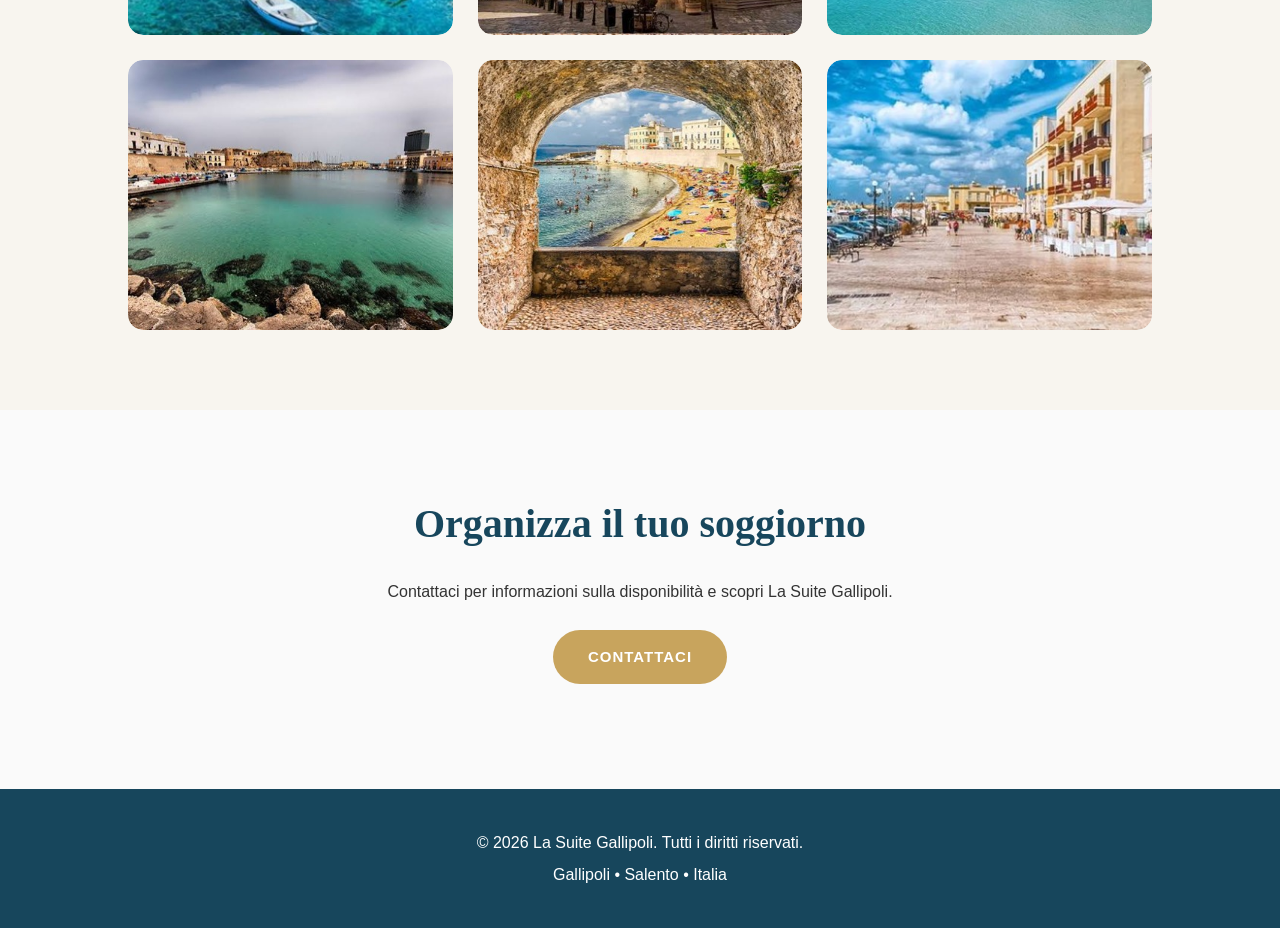
<file: gallipoli.html>
<!DOCTYPE html>
<html lang="it">

<head>

    <meta charset="UTF-8">
    <meta name="viewport" content="width=device-width, initial-scale=1.0">

    <title>Gallipoli e il Salento | La Suite Gallipoli</title>

    <meta name="description"
        content="Scopri Gallipoli, il centro storico, le spiagge e le bellezze del Salento soggiornando a La Suite Gallipoli.">

    <link rel="stylesheet" href="css/style.css">
    <link rel="icon" href="favicon.png" type="image/png">

</head>


<body>



<!-- HEADER -->

<header>

    <nav class="navbar">


        <div class="logo">

            <a href="index.html">
                La Suite Gallipoli
            </a>

        </div>


        <button class="menu-toggle" id="menu-toggle">
            ☰
        </button>


        <ul class="nav-links" id="nav-links">


            <li>
                <a href="index.html">
                    Home
                </a>
            </li>


            <li>
                <a href="camera.html">
                    La Camera
                </a>
            </li>


            <li>
                <a href="gallipoli.html">
                    Gallipoli
                </a>
            </li>


            <li>
                <a href="contact.html">
                    Contatti
                </a>
            </li>


            <li>
                <a href="en/gallipoli.html">
                    🇬🇧 English
                </a>
            </li>


        </ul>


    </nav>

</header>







<main>





<!-- HERO -->


<section class="hero">


    <div class="hero-content">


        <h1>
            Gallipoli e il Salento
        </h1>


        <p>
            Mare, storia e tradizioni nel cuore della Puglia.
        </p>


    </div>


</section>







<!-- INTRODUCTION -->


<section>


    <h2>
        Scopri Gallipoli
    </h2>


    <p>
        Gallipoli è una delle località più affascinanti
        del Salento, famosa per il suo mare cristallino,
        le spiagge dorate e il suggestivo centro storico
        costruito su un'isola collegata alla terraferma.
    </p>


    <p>
        Soggiornando a La Suite Gallipoli potrete vivere
        un'esperienza autentica, scoprendo la cultura,
        la cucina e le tradizioni di questa splendida terra.
    </p>


</section>







<!-- HISTORIC CENTRE -->


<section>


    <h2>
        Il centro storico
    </h2>


    <p>
        Passeggiare tra i vicoli della città vecchia significa
        immergersi nella storia di Gallipoli, tra antiche chiese,
        palazzi storici, botteghe artigiane e panorami sul mare.
    </p>


</section>







<!-- BEACHES -->


<section>


    <h2>
        Le spiagge di Gallipoli
    </h2>


    <p>
        Le famose spiagge del litorale gallipolino,
        tra cui Baia Verde, Punta della Suina e Lido San Giovanni,
        offrono acque limpide e paesaggi spettacolari.
    </p>


</section>







<!-- SALENTO -->


<section>


    <h2>
        Alla scoperta del Salento
    </h2>


    <p>
        La posizione strategica di Gallipoli permette di raggiungere
        facilmente altre località del Salento come Lecce, Otranto,
        Santa Maria di Leuca e i numerosi borghi dell'entroterra.
    </p>


</section>







<!-- PHOTO PLACEHOLDER -->


<!-- IMMAGINI DI GALLIPOLI -->


<section>


<h2>
Immagini di Gallipoli
</h2>


<p>
Scopri il centro storico, le spiagge,
il mare e gli angoli più suggestivi di Gallipoli.
</p>




<div class="gallery-grid">



<div class="gallery-item">
<a href="images/centrostorico.jpg" target="_blank">
<img src="images/centrostorico.jpg"
alt="Centro storico di Gallipoli"
loading="lazy"
width="1200"
height="800">
</a>
</div>



<div class="gallery-item">
<a href="images/centrostoricoclassica.jpg" target="_blank">
<img src="images/centrostoricoclassica.jpg"
alt="Vista classica del centro storico di Gallipoli"
loading="lazy"
width="1200"
height="800">
</a>
</div>



<div class="gallery-item">
<a href="images/centrostoricodisera.jpg" target="_blank">
<img src="images/centrostoricodisera.jpg"
alt="Centro storico di Gallipoli di sera"
loading="lazy"
width="1200"
height="800">
</a>
</div>



<div class="gallery-item">
<a href="images/faro.jpg" target="_blank">
<img src="images/faro.jpg"
alt="Faro di Gallipoli"
loading="lazy"
width="1200"
height="800">
</a>
</div>



<div class="gallery-item">
<a href="images/lidosangiovanni.jpg" target="_blank">
<img src="images/lidosangiovanni.jpg"
alt="Lido San Giovanni Gallipoli"
loading="lazy"
width="1200"
height="800">
</a>
</div>



<div class="gallery-item">
<a href="images/lidosangiovannidallalto.jpg" target="_blank">
<img src="images/lidosangiovannidallalto.jpg"
alt="Vista dall'alto del Lido San Giovanni Gallipoli"
loading="lazy"
width="1200"
height="800">
</a>
</div>



<div class="gallery-item">
<a href="images/rivellino.jpg" target="_blank">
<img src="images/rivellino.jpg"
alt="Rivellino del castello di Gallipoli"
loading="lazy"
width="1200"
height="800">
</a>
</div>



<div class="gallery-item">
<a href="images/santagata.jpg" target="_blank">
<img src="images/santagata.jpg"
alt="Cattedrale di Sant'Agata Gallipoli"
loading="lazy"
width="1200"
height="800">
</a>
</div>



<div class="gallery-item">
<a href="images/spiaggiapuritate.jpg" target="_blank">
<img src="images/spiaggiapuritate.jpg"
alt="Spiaggia della Purità Gallipoli"
loading="lazy"
width="1200"
height="800">
</a>
</div>



<div class="gallery-item">
<a href="images/vistagrattacielodalcentrostorico.jpg" target="_blank">
<img src="images/vistagrattacielodalcentrostorico.jpg"
alt="Vista di Gallipoli dal centro storico"
loading="lazy"
width="1200"
height="800">
</a>
</div>



<div class="gallery-item">
<a href="images/vistasullapuritate.jpg" target="_blank">
<img src="images/vistasullapuritate.jpg"
alt="Vista sulla spiaggia della Purità"
loading="lazy"
width="1200"
height="800">
</a>
</div>



<div class="gallery-item">
<a href="images/zonacanneto.jpg" target="_blank">
<img src="images/zonacanneto.jpg"
alt="Zona Canneto Gallipoli"
loading="lazy"
width="1200"
height="800">
</a>
</div>



</div>


</section>







<!-- BOOKING CTA -->


<section>


    <h2>
        Organizza il tuo soggiorno
    </h2>


    <p>
        Contattaci per informazioni sulla disponibilità
        e scopri La Suite Gallipoli.
    </p>



    <a class="button" href="contact.html">

        Contattaci

    </a>


</section>






</main>







<!-- FOOTER -->


<footer>


    <p>
        © 2026 La Suite Gallipoli.
        Tutti i diritti riservati.
    </p>


    <p>
        Gallipoli • Salento • Italia
    </p>


</footer>







<!-- MOBILE MENU -->


<script>


const menuToggle = document.getElementById("menu-toggle");

const navLinks = document.getElementById("nav-links");


menuToggle.addEventListener("click", function(){

    navLinks.classList.toggle("show");

});


</script>






</body>

</html>
</file>
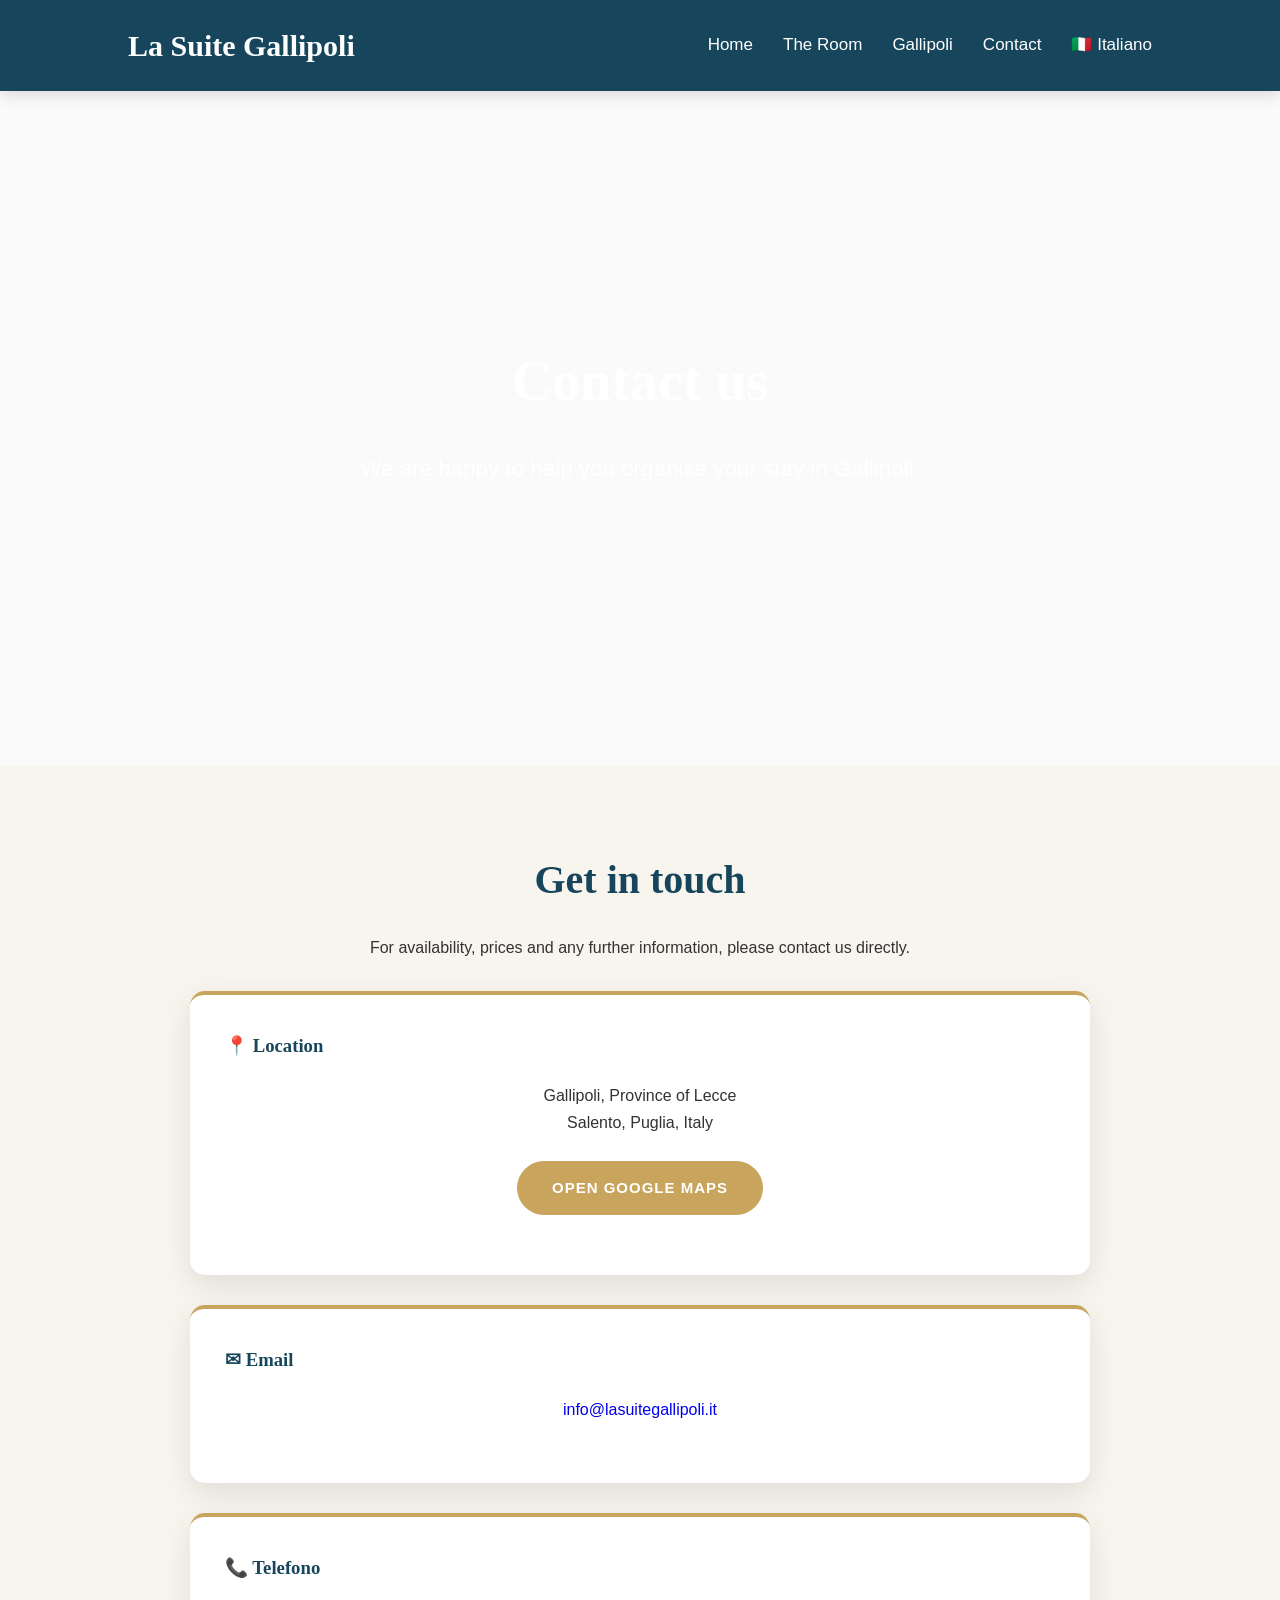
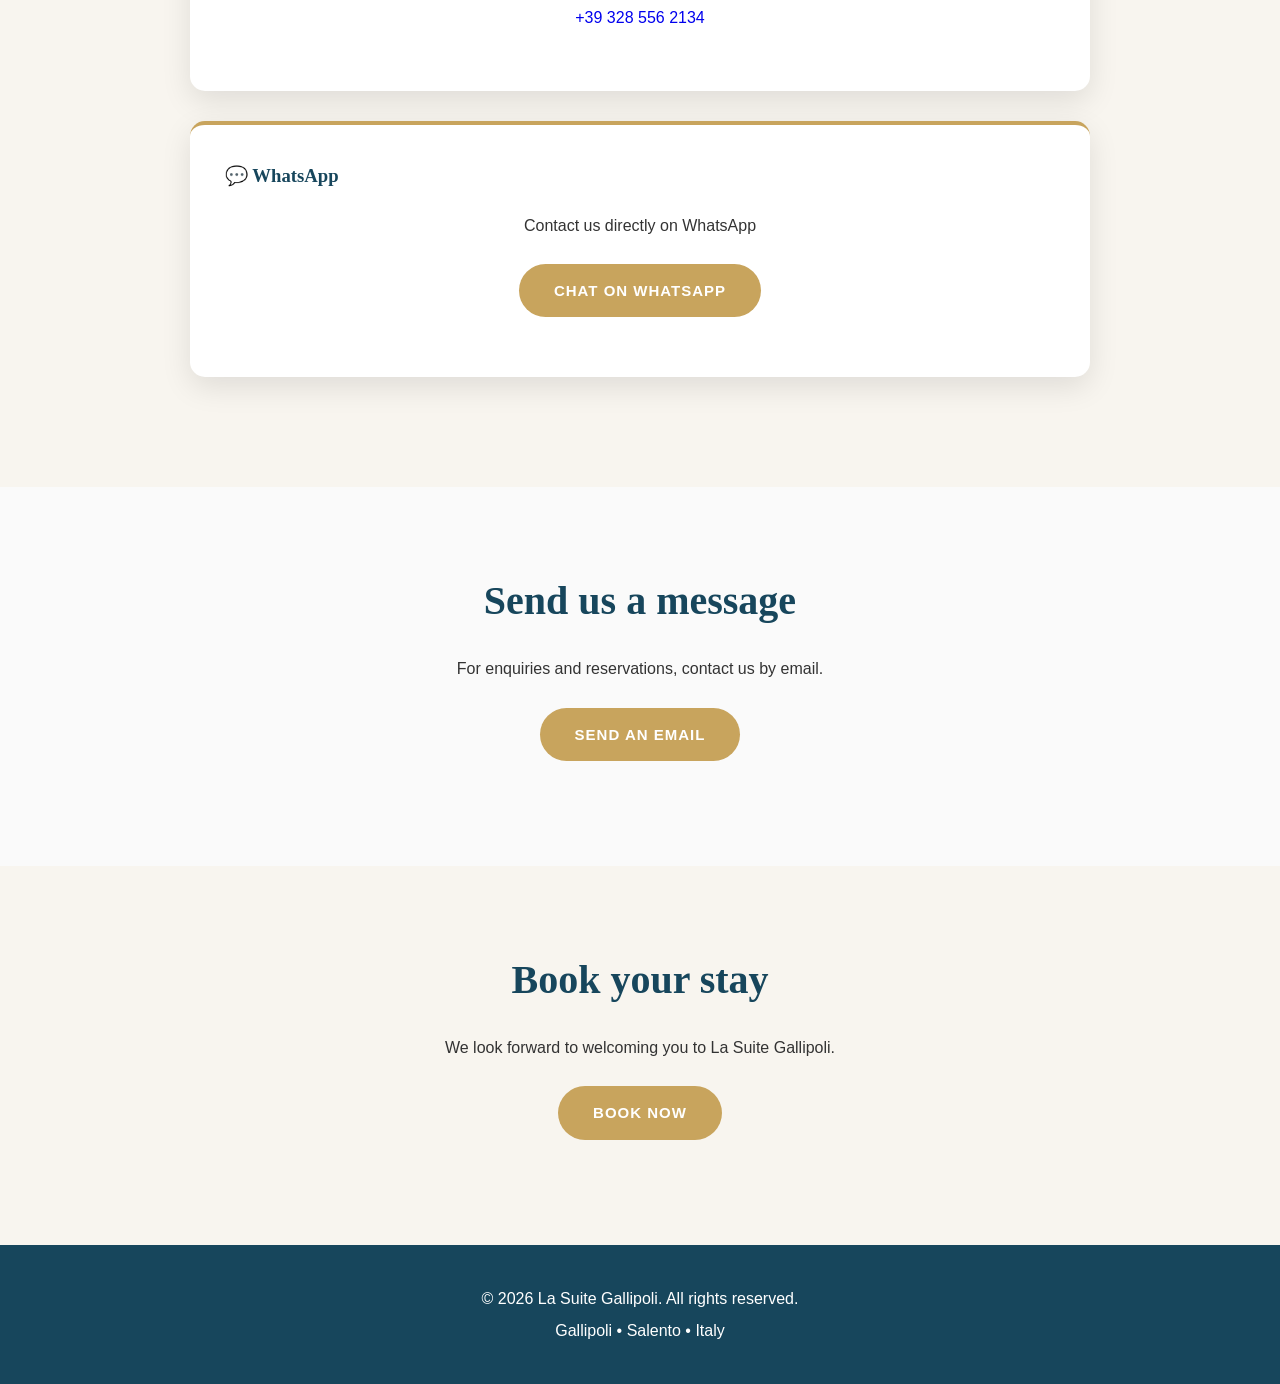
<file: en/contact.html>
<!DOCTYPE html>
<html lang="en">

<head>

<meta charset="UTF-8">
<meta name="viewport" content="width=device-width, initial-scale=1.0">

<title>Contact | La Suite Gallipoli</title>

<meta name="description"
content="Contact La Suite Gallipoli for availability, prices and information about your stay in Gallipoli, Salento.">

<link rel="stylesheet" href="../css/style.css">

<link rel="icon" href="../favicon.png" type="image/png">

</head>


<body>


<!-- HEADER -->

<header>

<nav class="navbar">


<div class="logo">

<a href="index.html">
La Suite Gallipoli
</a>

</div>


<button class="menu-toggle" id="menu-toggle" aria-label="Open menu">
☰
</button>




<ul class="nav-links" id="nav-links">


<li>
<a href="index.html">Home</a>
</li>


<li>
<a href="camera.html">The Room</a>
</li>

<li>
<a href="gallipoli.html">Gallipoli</a>
</li>


<li>
<a href="contact.html">Contact</a>
</li>


<li>
<a href="../index.html">🇮🇹 Italiano</a>
</li>


</ul>


</nav>

</header>







<main>





<!-- HERO -->


<section class="hero">


<div class="hero-content">


<h1>
Contact us
</h1>


<p>
We are happy to help you organise your stay
in Gallipoli.
</p>


</div>


</section>







<!-- CONTACT INFORMATION -->


<section>


<h2>
Get in touch
</h2>


<p>
For availability, prices and any further information,
please contact us directly.
</p>





<article>

<h3>
📍 Location
</h3>


<p>
Gallipoli, Province of Lecce<br>
Salento, Puglia, Italy
</p>


<a class="button" 
href="https://maps.google.com/?q=La+Suite+Gallipoli"
target="_blank">

Open Google Maps

</a>


</article>





<article>


<h3>
✉ Email
</h3>


<p>
<a href="mailto:info@lasuitegallipoli.it">
info@lasuitegallipoli.it
</a>
</p>


</article>





<article>

<h3>
📞 Telefono
</h3>


<p>
<a href="tel:+393285562134">
+39 328 556 2134
</a>
</p>


</article>

<article>

<h3>
💬 WhatsApp
</h3>


<p>
Contact us directly on WhatsApp
</p>


<a class="button" href="https://wa.me/393285562134" target="_blank">

Chat on WhatsApp

</a>


</article>


</section>







<!-- CONTACT BUTTON -->


<section>


<h2>
Send us a message
</h2>


<p>
For enquiries and reservations, contact us by email.
</p>


<a class="button" href="mailto:info@lasuitegallipoli.it">

Send an email

</a>


</section>







<!-- BOOKING CTA -->


<section>


<h2>
Book your stay
</h2>


<p>
We look forward to welcoming you
to La Suite Gallipoli.
</p>



<a class="button" href="https://www.booking.com/hotel/it/b-amp-b-la-suite-gallipoli.it.html">

Book now

</a>


</section>






</main>








<!-- FOOTER -->


<footer>


<p>
© 2026 La Suite Gallipoli.
All rights reserved.
</p>


<p>
Gallipoli • Salento • Italy
</p>


</footer>







<!-- MOBILE MENU -->


<script>


const menuToggle = document.getElementById("menu-toggle");

const navLinks = document.getElementById("nav-links");


menuToggle.addEventListener("click", function(){

navLinks.classList.toggle("show");

});


</script>





</body>

</html>
</file>
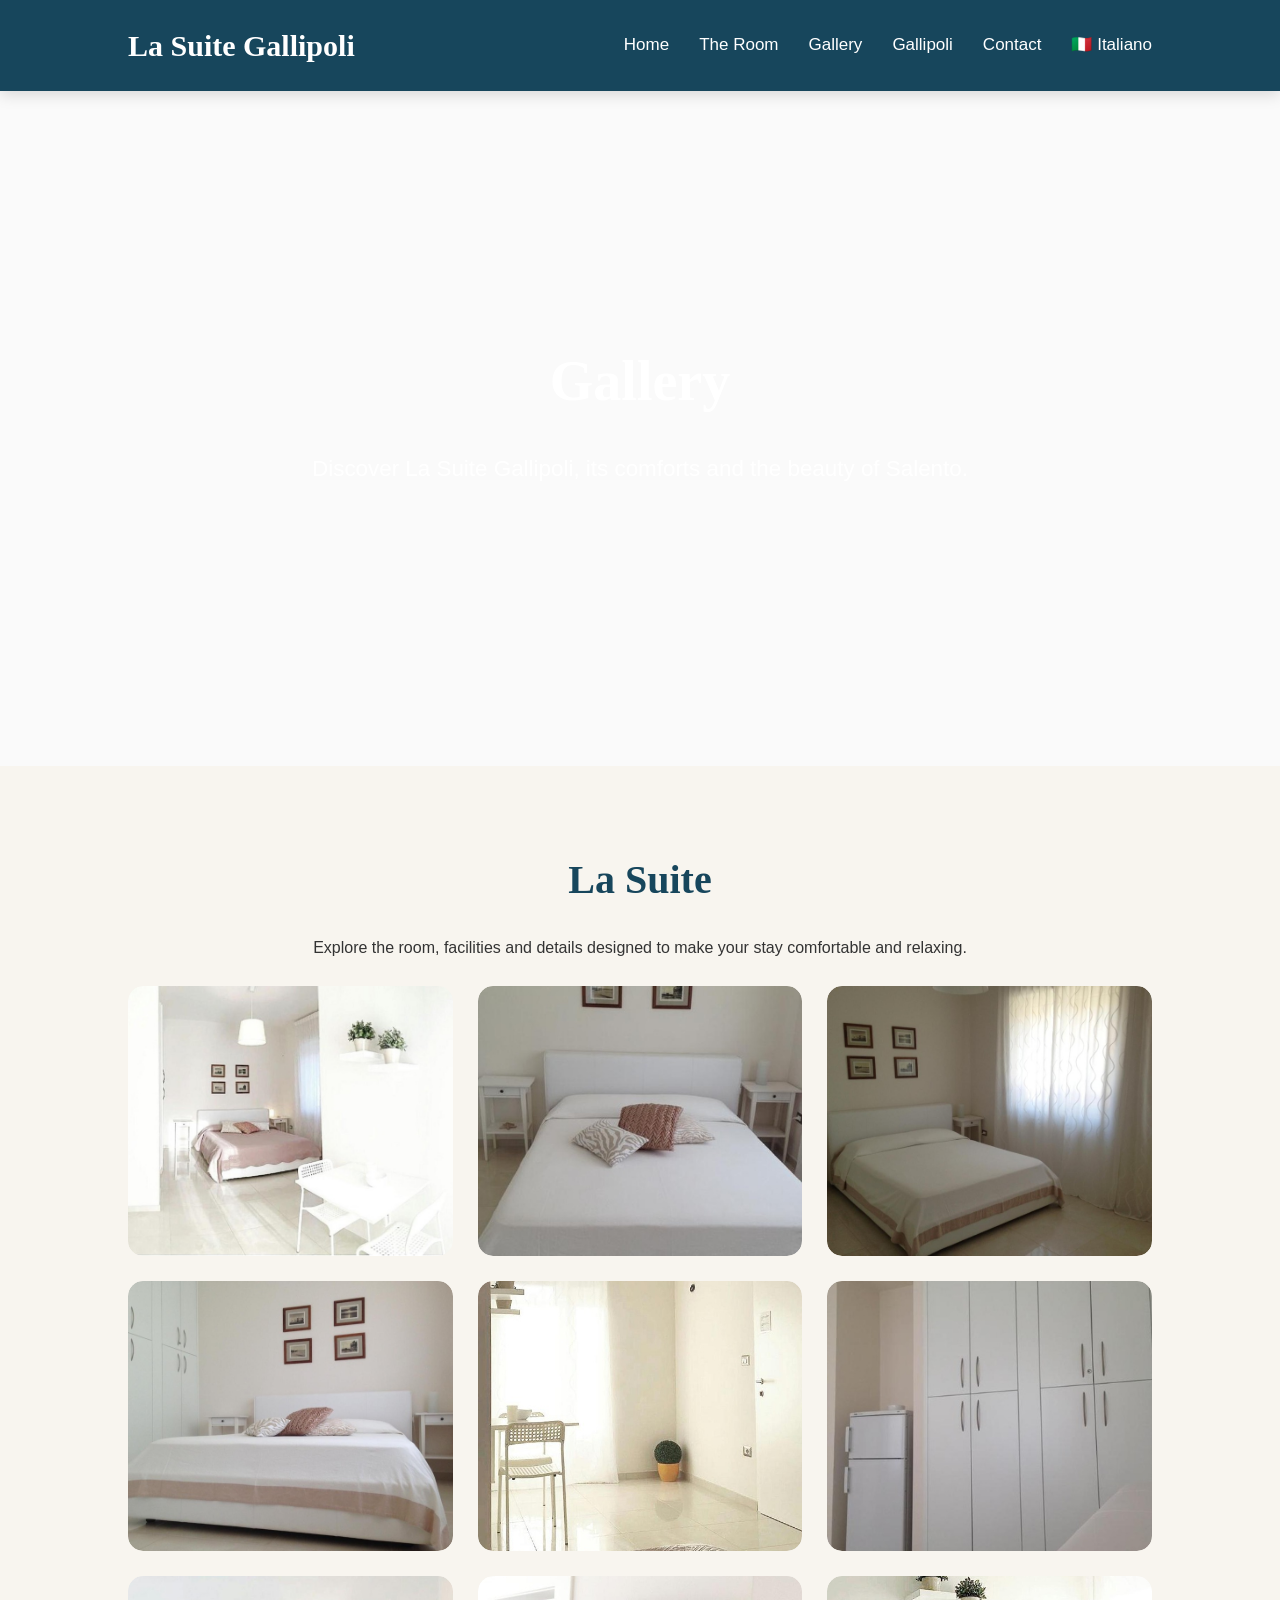
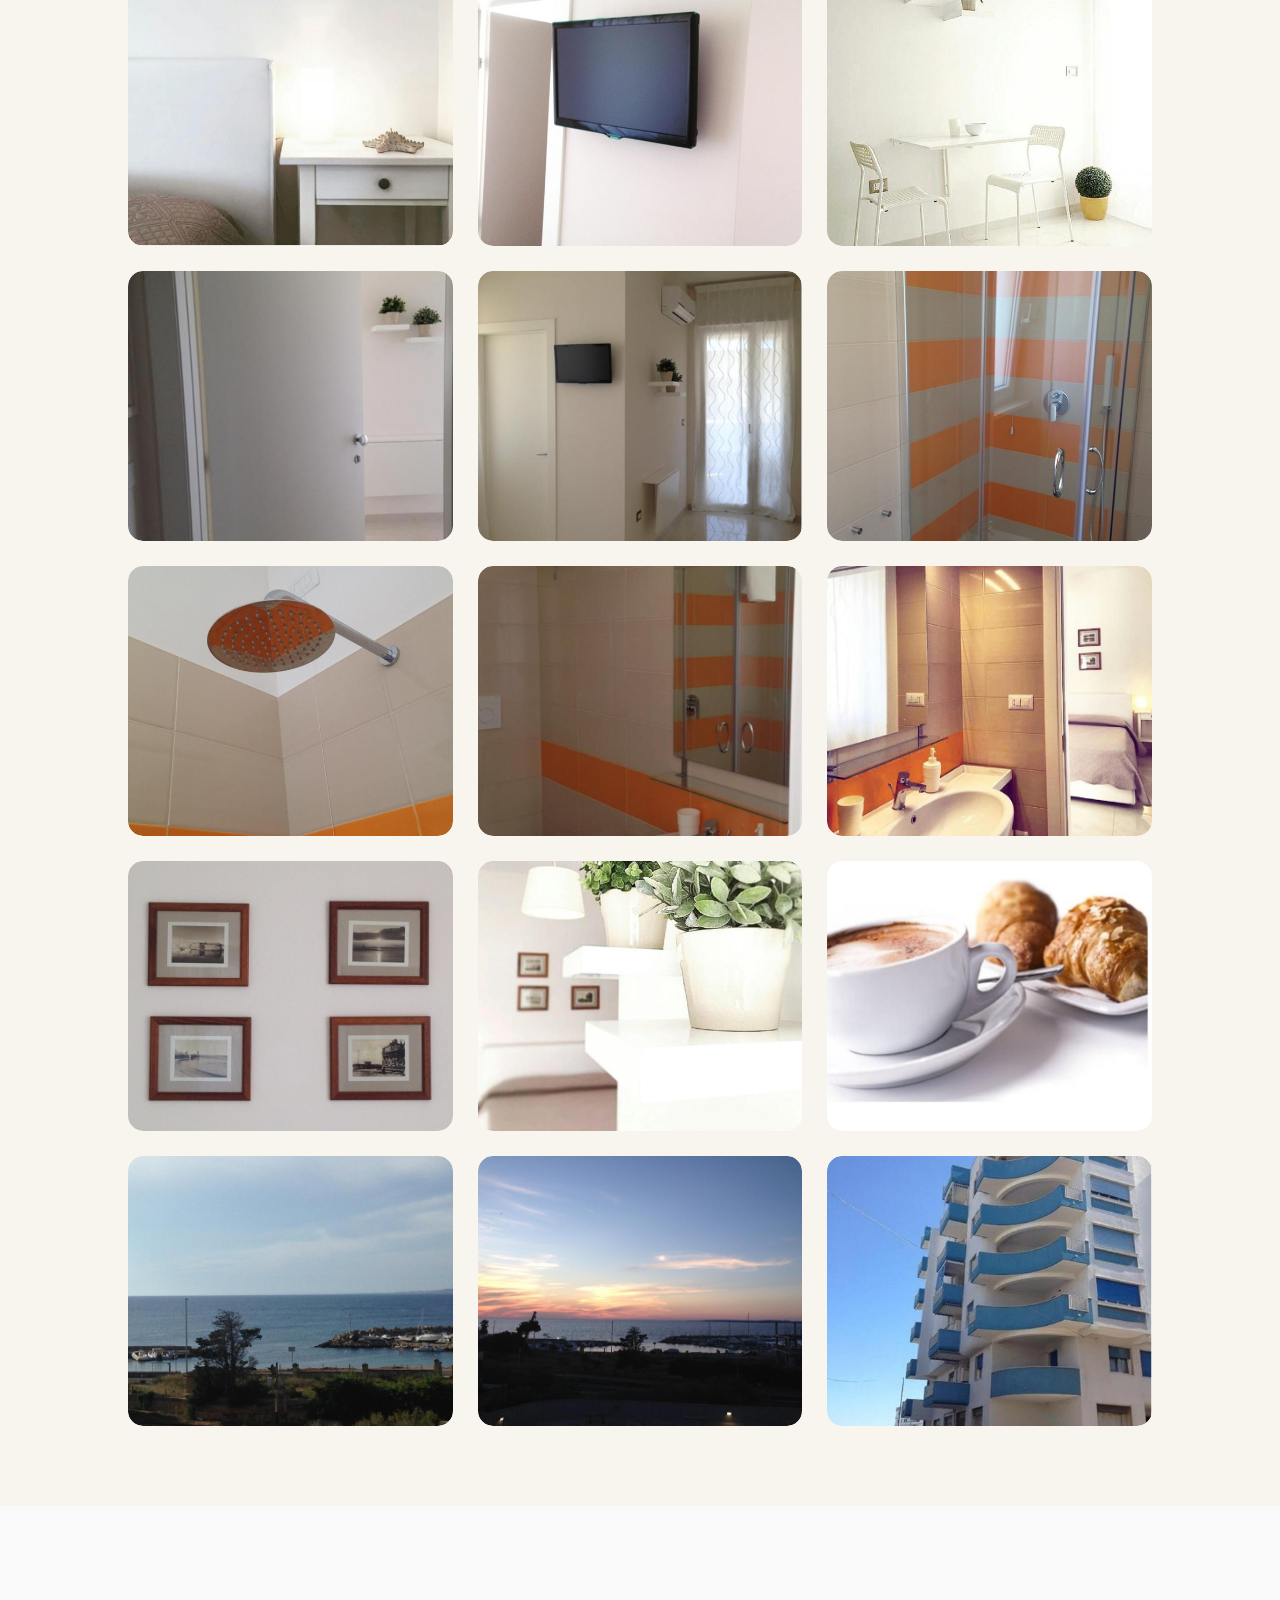
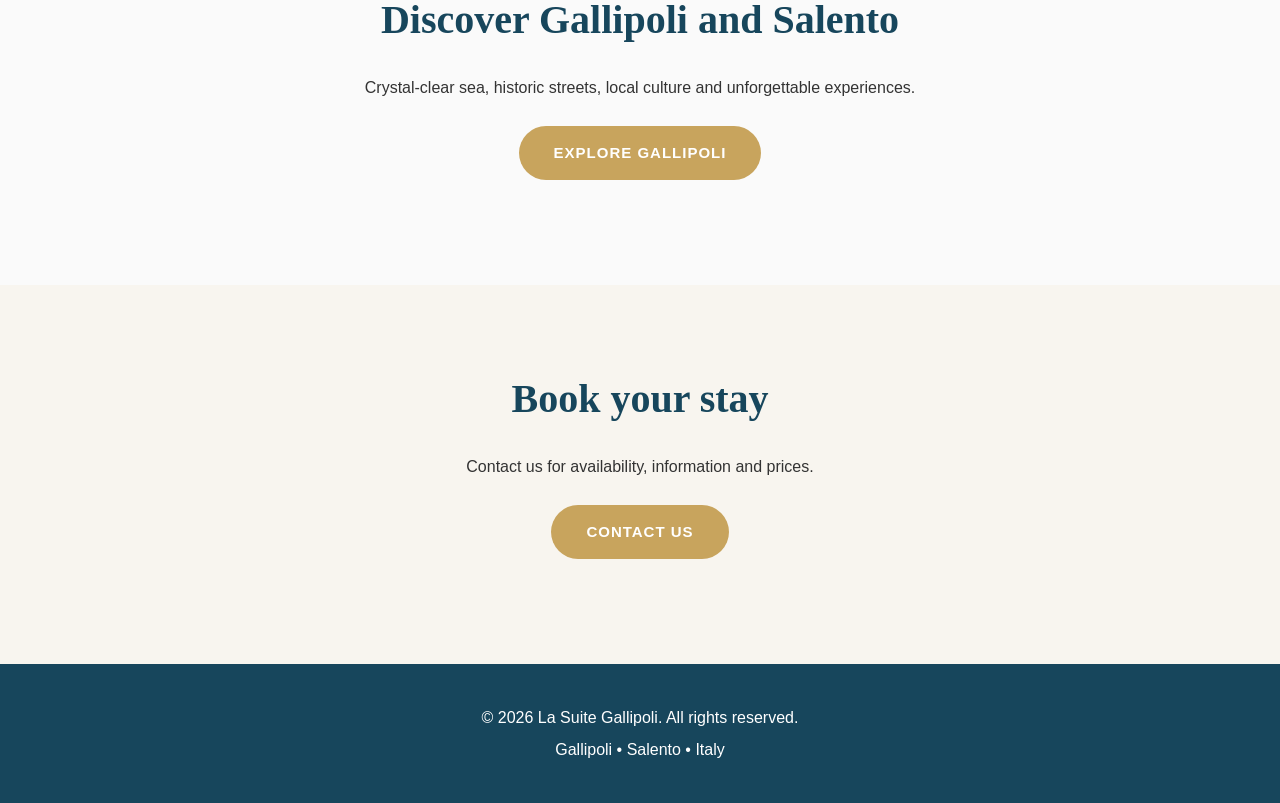
<file: en/gallery.html>
<!DOCTYPE html>
<html lang="en">

<head>

<meta charset="UTF-8">
<meta name="viewport" content="width=device-width, initial-scale=1.0">

<title>Gallery | La Suite Gallipoli</title>

<meta name="description"
content="Discover photos of La Suite Gallipoli, the room, private bathroom and sea views in the heart of Salento.">

<link rel="stylesheet" href="../css/style.css">

<link rel="icon" href="../favicon.png" type="image/png">

</head>


<body>



<header>

<nav class="navbar">


<div class="logo">

<a href="index.html">
La Suite Gallipoli
</a>

</div>



<button class="menu-toggle" id="menu-toggle" aria-label="Open menu">
☰
</button>




<ul class="nav-links" id="nav-links">


<li><a href="index.html">Home</a></li>

<li><a href="camera.html">The Room</a></li>

<li><a href="gallery.html">Gallery</a></li>

<li><a href="gallipoli.html">Gallipoli</a></li>

<li><a href="contact.html">Contact</a></li>

<li><a href="../index.html">🇮🇹 Italiano</a></li>


</ul>


</nav>

</header>






<main>





<section class="hero">


<div class="hero-content">


<h1>
Gallery
</h1>


<p>
Discover La Suite Gallipoli,
its comforts and the beauty of Salento.
</p>


</div>


</section>








<section>


<h2>
La Suite
</h2>


<p>
Explore the room, facilities and details
designed to make your stay comfortable and relaxing.
</p>






<div class="gallery-grid">





<div class="gallery-item">
<a href="../images/fotocopertina.jpg" target="_blank">
<img src="../images/fotocopertina.jpg"
alt="La Suite Gallipoli double room"
loading="lazy"
width="1200"
height="800">
</a>
</div>




<div class="gallery-item">
<a href="../images/letto.jpg" target="_blank">
<img src="../images/letto.jpg"
alt="Double bed at La Suite Gallipoli"
loading="lazy"
width="1200"
height="800">
</a>
</div>




<div class="gallery-item">
<a href="../images/letto2.jpg" target="_blank">
<img src="../images/letto2.jpg"
alt="Bedroom interior"
loading="lazy"
width="1200"
height="800">
</a>
</div>




<div class="gallery-item">
<a href="../images/lettodalbasso.jpg" target="_blank">
<img src="../images/lettodalbasso.jpg"
alt="View from the bed"
loading="lazy"
width="1200"
height="800">
</a>
</div>




<div class="gallery-item">
<a href="../images/vistadalletto.jpg" target="_blank">
<img src="../images/vistadalletto.jpg"
alt="Bedroom view"
loading="lazy"
width="1200"
height="800">
</a>
</div>




<div class="gallery-item">
<a href="../images/armadio.jpg" target="_blank">
<img src="../images/armadio.jpg"
alt="Bedroom wardrobe"
loading="lazy"
width="1200"
height="800">
</a>
</div>




<div class="gallery-item">
<a href="../images/comodino.jpg" target="_blank">
<img src="../images/comodino.jpg"
alt="Bedroom bedside table"
loading="lazy"
width="1200"
height="800">
</a>
</div>




<div class="gallery-item">
<a href="../images/tv.jpg" target="_blank">
<img src="../images/tv.jpg"
alt="Television in the room"
loading="lazy"
width="1200"
height="800">
</a>
</div>




<div class="gallery-item">
<a href="../images/tavolino.jpg" target="_blank">
<img src="../images/tavolino.jpg"
alt="Small table in the room"
loading="lazy"
width="1200"
height="800">
</a>
</div>




<div class="gallery-item">
<a href="../images/portacamera.jpg" target="_blank">
<img src="../images/portacamera.jpg"
alt="Room entrance"
loading="lazy"
width="1200"
height="800">
</a>
</div>




<div class="gallery-item">
<a href="../images/portabalcone.jpg" target="_blank">
<img src="../images/portabalcone.jpg"
alt="Balcony door"
loading="lazy"
width="1200"
height="800">
</a>
</div>






<!-- BATHROOM -->



<div class="gallery-item">
<a href="../images/doccia.jpg" target="_blank">
<img src="../images/doccia.jpg"
alt="Private bathroom shower"
loading="lazy"
width="1200"
height="800">
</a>
</div>




<div class="gallery-item">
<a href="../images/soffionedoccia.jpg" target="_blank">
<img src="../images/soffionedoccia.jpg"
alt="Shower head"
loading="lazy"
width="1200"
height="800">
</a>
</div>




<div class="gallery-item">
<a href="../images/specchio.jpg" target="_blank">
<img src="../images/specchio.jpg"
alt="Bathroom mirror"
loading="lazy"
width="1200"
height="800">
</a>
</div>




<div class="gallery-item">
<a href="../images/vistadalbagno.jpg" target="_blank">
<img src="../images/vistadalbagno.jpg"
alt="View from the bathroom"
loading="lazy"
width="1200"
height="800">
</a>
</div>







<!-- DETAILS -->



<div class="gallery-item">
<a href="../images/quadri.jpg" target="_blank">
<img src="../images/quadri.jpg"
alt="Decorative paintings"
loading="lazy"
width="1200"
height="800">
</a>
</div>




<div class="gallery-item">
<a href="../images/vasi.jpg" target="_blank">
<img src="../images/vasi.jpg"
alt="Room decorations"
loading="lazy"
width="1200"
height="800">
</a>
</div>




<div class="gallery-item">
<a href="../images/colazione.jpg" target="_blank">
<img src="../images/colazione.jpg"
alt="Breakfast at La Suite Gallipoli"
loading="lazy"
width="1200"
height="800">
</a>
</div>







<!-- SEA VIEW -->



<div class="gallery-item">
<a href="../images/vistamare.jpg" target="_blank">
<img src="../images/vistamare.jpg"
alt="Sea view from La Suite Gallipoli"
loading="lazy"
width="1200"
height="800">
</a>
</div>




<div class="gallery-item">
<a href="../images/vistamare2.jpg" target="_blank">
<img src="../images/vistamare2.jpg"
alt="Salento sea view"
loading="lazy"
width="1200"
height="800">
</a>
</div>




<div class="gallery-item">
<a href="../images/palazzo.jpg" target="_blank">
<img src="../images/palazzo.jpg"
alt="La Suite Gallipoli building"
loading="lazy"
width="1200"
height="800">
</a>
</div>




</div>


</section>








<section>


<h2>
Discover Gallipoli and Salento
</h2>


<p>
Crystal-clear sea, historic streets,
local culture and unforgettable experiences.
</p>


<a class="button" href="gallipoli.html">
Explore Gallipoli
</a>


</section>







<section>


<h2>
Book your stay
</h2>


<p>
Contact us for availability,
information and prices.
</p>


<a class="button" href="contact.html">
Contact us
</a>


</section>






</main>







<footer>


<p>
© 2026 La Suite Gallipoli.
All rights reserved.
</p>


<p>
Gallipoli • Salento • Italy
</p>


</footer>








<script>

const menuToggle = document.getElementById("menu-toggle");

const navLinks = document.getElementById("nav-links");


menuToggle.addEventListener("click", function(){

navLinks.classList.toggle("show");

});

</script>





</body>

</html>
</file>
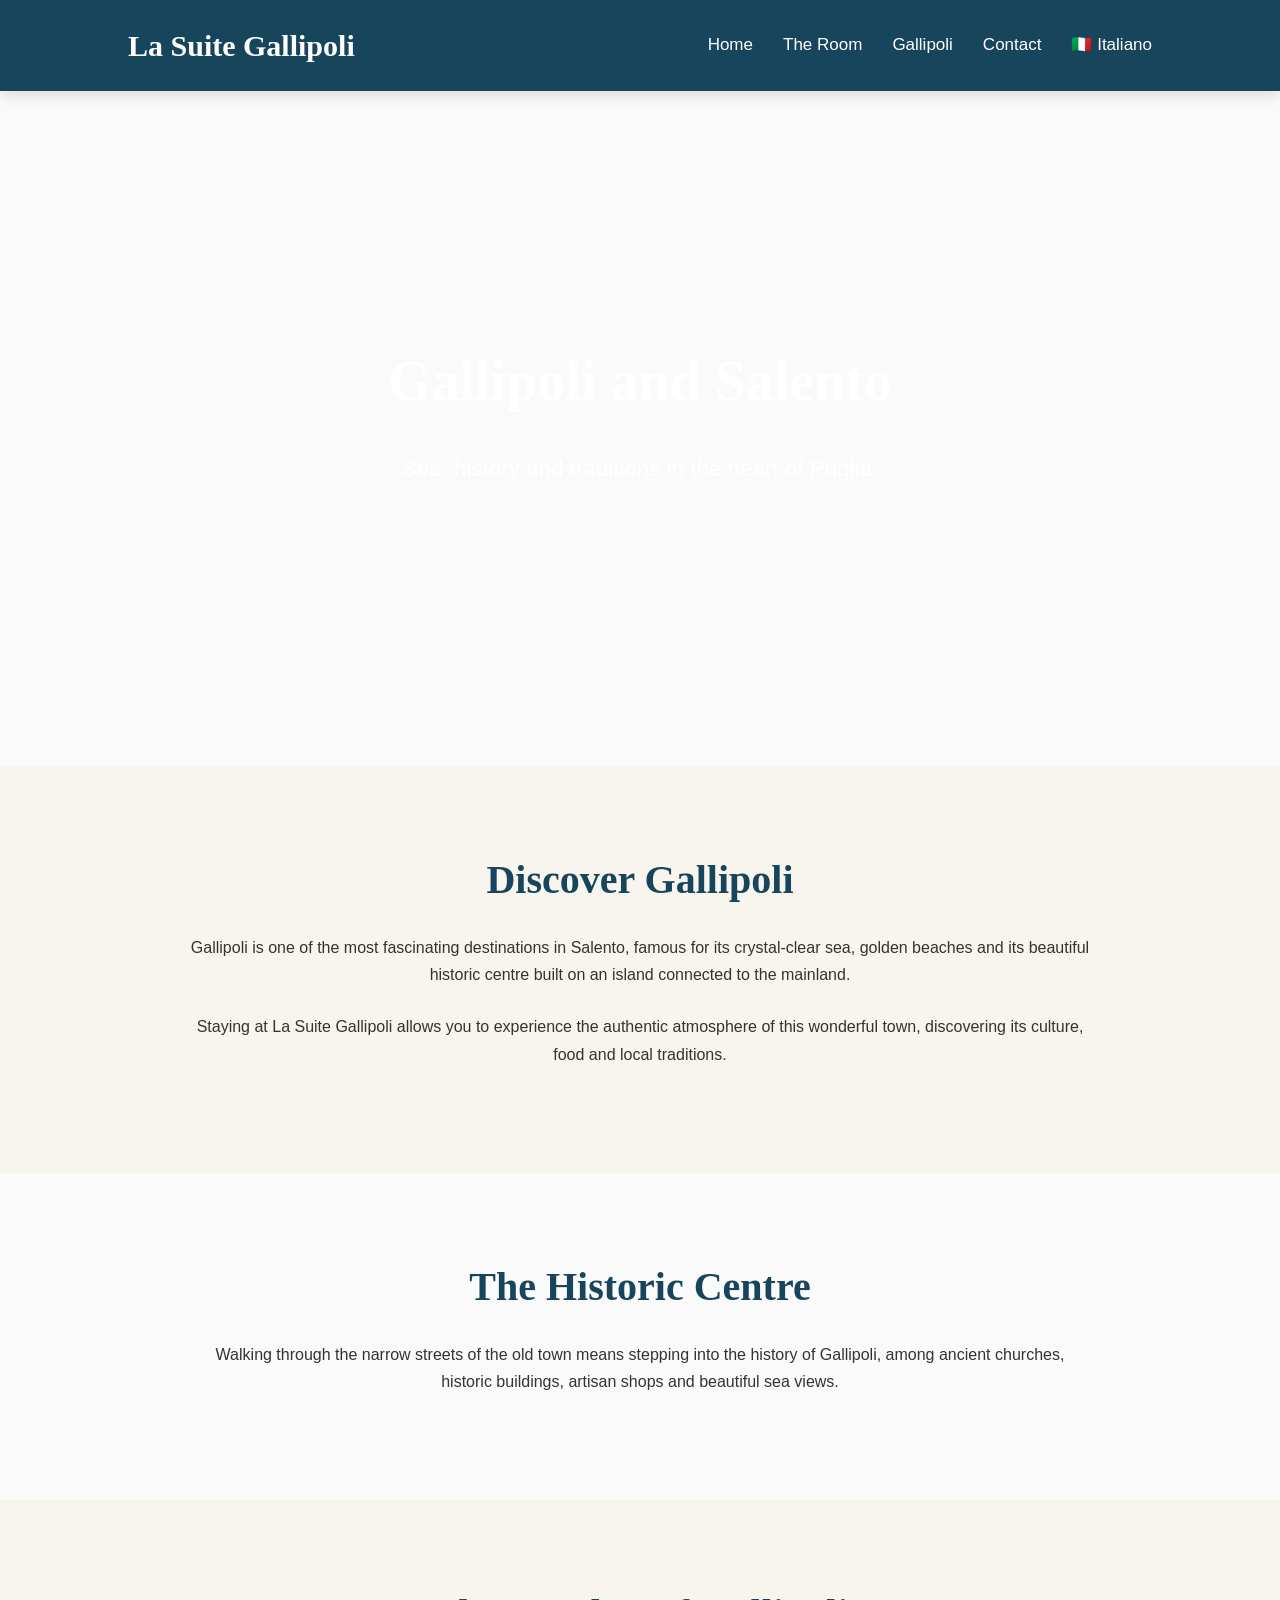
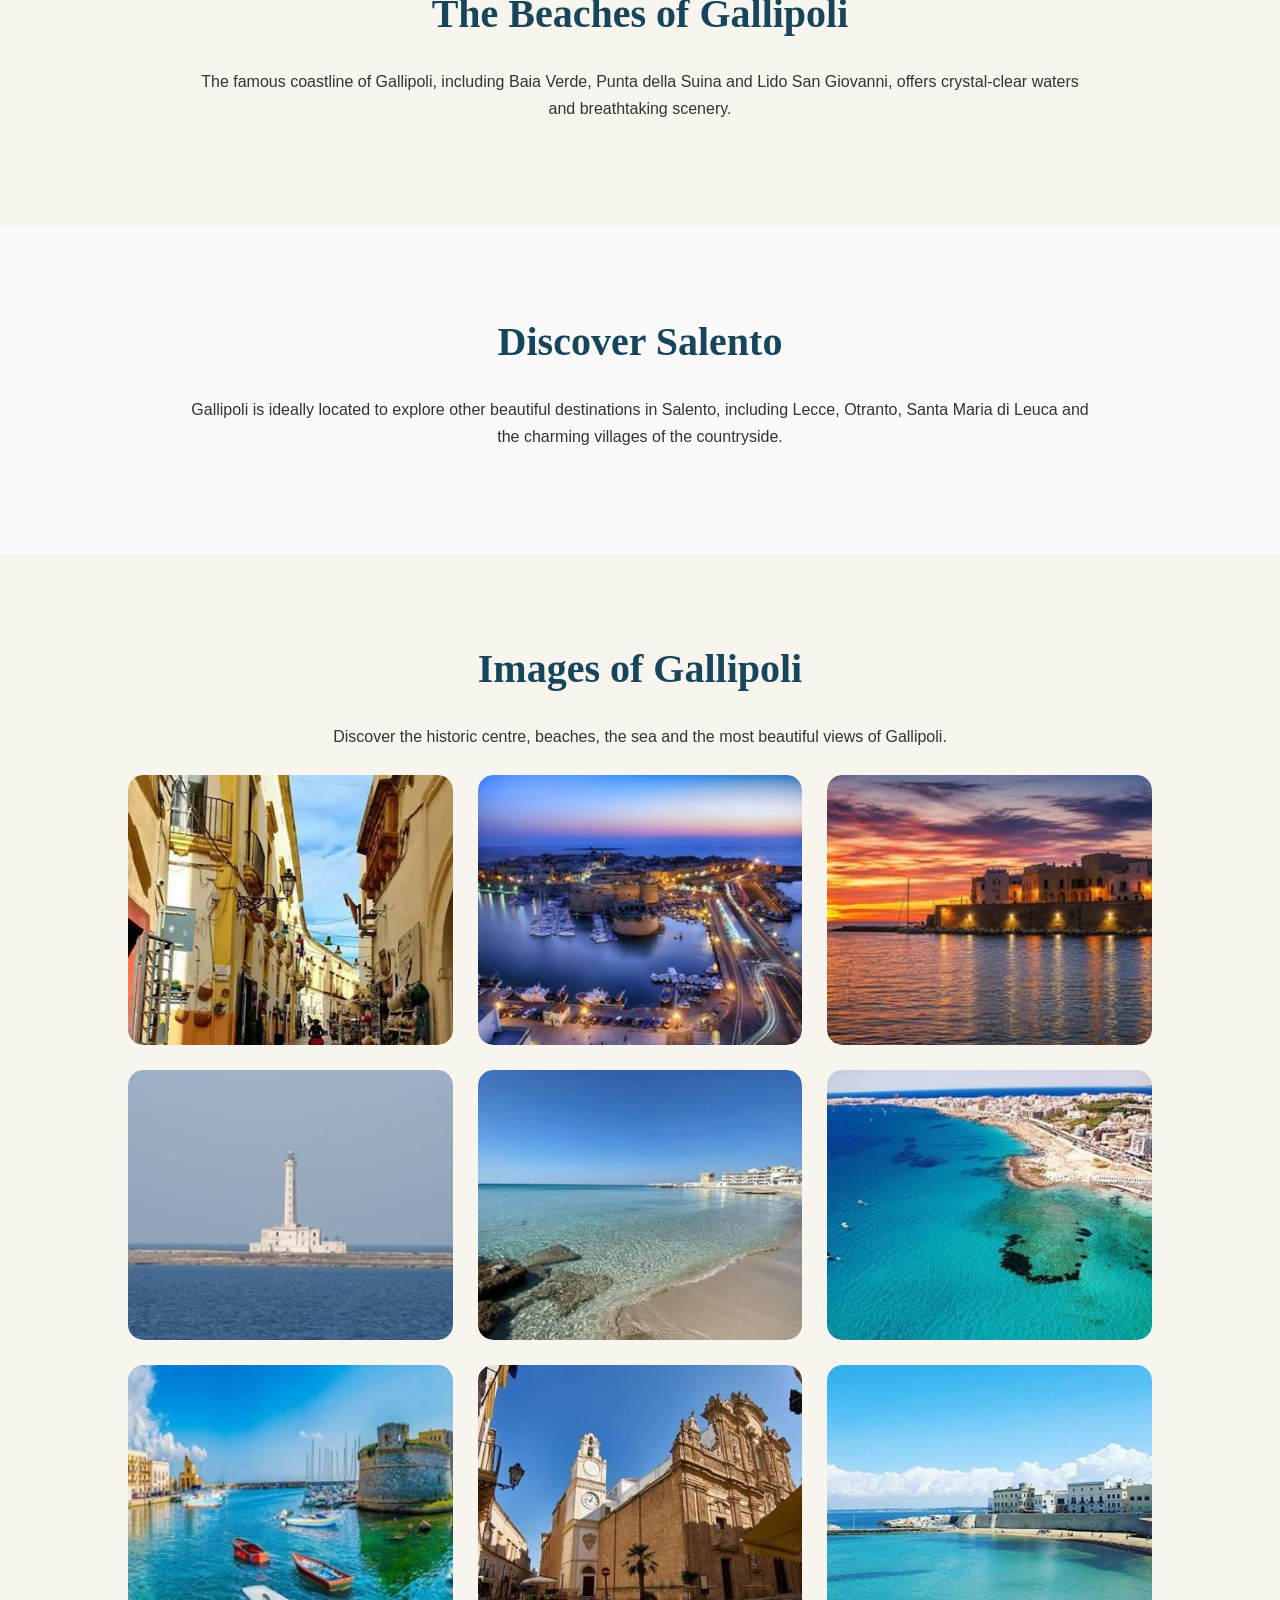
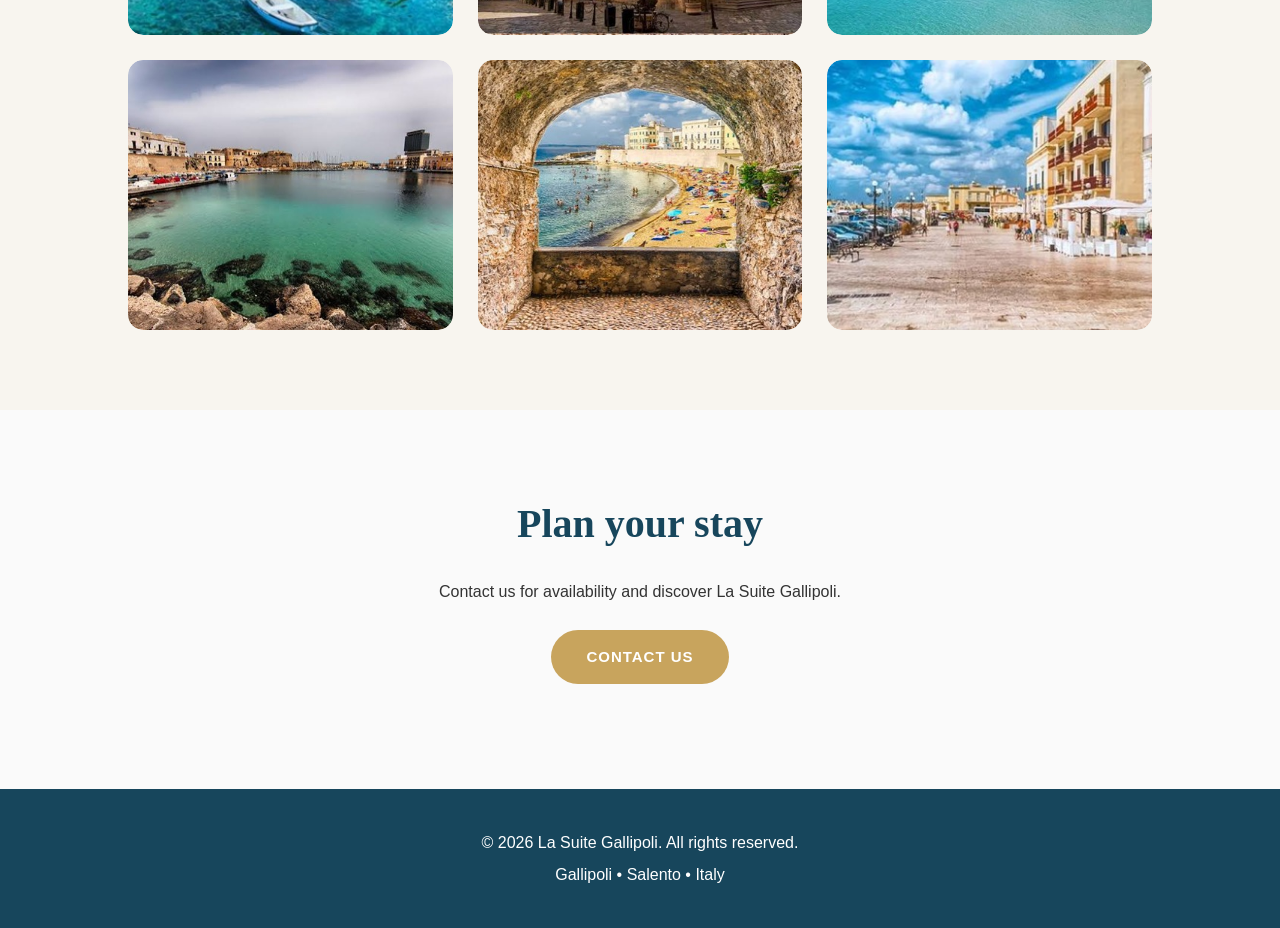
<file: en/gallipoli.html>
<!DOCTYPE html>
<html lang="en">

<head>

<meta charset="UTF-8">
<meta name="viewport" content="width=device-width, initial-scale=1.0">

<title>Gallipoli and Salento | La Suite Gallipoli</title>

<meta name="description"
content="Discover Gallipoli, its historic centre, beaches and the beauty of Salento while staying at La Suite Gallipoli.">

<link rel="stylesheet" href="../css/style.css">
<link rel="icon" href="../favicon.png" type="image/png">

</head>


<body>



<!-- HEADER -->

<header>

<nav class="navbar">


<div class="logo">

<a href="index.html">
La Suite Gallipoli
</a>

</div>


<button class="menu-toggle" id="menu-toggle">
☰
</button>




<ul class="nav-links" id="nav-links">


<li>
<a href="index.html">Home</a>
</li>


<li>
<a href="camera.html">The Room</a>
</li>


<li>
<a href="gallipoli.html">Gallipoli</a>
</li>


<li>
<a href="contact.html">Contact</a>
</li>


<li>
<a href="../index.html">🇮🇹 Italiano</a>
</li>


</ul>


</nav>

</header>







<main>





<!-- HERO -->


<section class="hero">


<div class="hero-content">


<h1>
Gallipoli and Salento
</h1>


<p>
Sea, history and traditions in the heart of Puglia.
</p>


</div>


</section>







<!-- INTRODUCTION -->


<section>


<h2>
Discover Gallipoli
</h2>


<p>
Gallipoli is one of the most fascinating destinations
in Salento, famous for its crystal-clear sea,
golden beaches and its beautiful historic centre
built on an island connected to the mainland.
</p>


<p>
Staying at La Suite Gallipoli allows you to experience
the authentic atmosphere of this wonderful town,
discovering its culture, food and local traditions.
</p>


</section>







<!-- HISTORIC CENTRE -->


<section>


<h2>
The Historic Centre
</h2>


<p>
Walking through the narrow streets of the old town
means stepping into the history of Gallipoli, among
ancient churches, historic buildings, artisan shops
and beautiful sea views.
</p>


</section>







<!-- BEACHES -->


<section>


<h2>
The Beaches of Gallipoli
</h2>


<p>
The famous coastline of Gallipoli, including
Baia Verde, Punta della Suina and Lido San Giovanni,
offers crystal-clear waters and breathtaking scenery.
</p>


</section>







<!-- SALENTO -->


<section>


<h2>
Discover Salento
</h2>


<p>
Gallipoli is ideally located to explore other
beautiful destinations in Salento, including Lecce,
Otranto, Santa Maria di Leuca and the charming
villages of the countryside.
</p>


</section>







<!-- PHOTO PLACEHOLDER -->


<!-- GALLIPOLI IMAGES -->


<section>


<h2>
Images of Gallipoli
</h2>


<p>
Discover the historic centre, beaches,
the sea and the most beautiful views of Gallipoli.
</p>





<div class="gallery-grid">



<div class="gallery-item">
<a href="../images/centrostorico.jpg" target="_blank">
<img src="../images/centrostorico.jpg"
alt="Historic centre of Gallipoli"
loading="lazy"
width="1200"
height="800">
</a>
</div>




<div class="gallery-item">
<a href="../images/centrostoricoclassica.jpg" target="_blank">
<img src="../images/centrostoricoclassica.jpg"
alt="Classic view of the historic centre of Gallipoli"
loading="lazy"
width="1200"
height="800">
</a>
</div>




<div class="gallery-item">
<a href="../images/centrostoricodisera.jpg" target="_blank">
<img src="../images/centrostoricodisera.jpg"
alt="Gallipoli historic centre at night"
loading="lazy"
width="1200"
height="800">
</a>
</div>




<div class="gallery-item">
<a href="../images/faro.jpg" target="_blank">
<img src="../images/faro.jpg"
alt="Gallipoli lighthouse"
loading="lazy"
width="1200"
height="800">
</a>
</div>




<div class="gallery-item">
<a href="../images/lidosangiovanni.jpg" target="_blank">
<img src="../images/lidosangiovanni.jpg"
alt="Lido San Giovanni beach in Gallipoli"
loading="lazy"
width="1200"
height="800">
</a>
</div>




<div class="gallery-item">
<a href="../images/lidosangiovannidallalto.jpg" target="_blank">
<img src="../images/lidosangiovannidallalto.jpg"
alt="Aerial view of Lido San Giovanni Gallipoli"
loading="lazy"
width="1200"
height="800">
</a>
</div>




<div class="gallery-item">
<a href="../images/rivellino.jpg" target="_blank">
<img src="../images/rivellino.jpg"
alt="Rivellino of Gallipoli Castle"
loading="lazy"
width="1200"
height="800">
</a>
</div>




<div class="gallery-item">
<a href="../images/santagata.jpg" target="_blank">
<img src="../images/santagata.jpg"
alt="Cathedral of Sant'Agata Gallipoli"
loading="lazy"
width="1200"
height="800">
</a>
</div>




<div class="gallery-item">
<a href="../images/spiaggiapuritate.jpg" target="_blank">
<img src="../images/spiaggiapuritate.jpg"
alt="Spiaggia della Purità beach in Gallipoli"
loading="lazy"
width="1200"
height="800">
</a>
</div>




<div class="gallery-item">
<a href="../images/vistagrattacielodalcentrostorico.jpg" target="_blank">
<img src="../images/vistagrattacielodalcentrostorico.jpg"
alt="View of Gallipoli from the historic centre"
loading="lazy"
width="1200"
height="800">
</a>
</div>




<div class="gallery-item">
<a href="../images/vistasullapuritate.jpg" target="_blank">
<img src="../images/vistasullapuritate.jpg"
alt="View over Spiaggia della Purità"
loading="lazy"
width="1200"
height="800">
</a>
</div>




<div class="gallery-item">
<a href="../images/zonacanneto.jpg" target="_blank">
<img src="../images/zonacanneto.jpg"
alt="Canneto area of Gallipoli"
loading="lazy"
width="1200"
height="800">
</a>
</div>



</div>


</section>







<!-- BOOKING CTA -->


<section>


<h2>
Plan your stay
</h2>


<p>
Contact us for availability and discover
La Suite Gallipoli.
</p>


<a class="button" href="contact.html">

Contact us

</a>


</section>






</main>








<!-- FOOTER -->


<footer>


<p>
© 2026 La Suite Gallipoli.
All rights reserved.
</p>


<p>
Gallipoli • Salento • Italy
</p>


</footer>







<!-- MOBILE MENU -->


<script>


const menuToggle = document.getElementById("menu-toggle");

const navLinks = document.getElementById("nav-links");


menuToggle.addEventListener("click", function(){

navLinks.classList.toggle("show");

});


</script>





</body>

</html>
</file>
<file: css/style.css>
/* ==========================
   VARIABLES
========================== */

:root {

    --blue: #17465C;
    --gold: #C8A45D;
    --cream: #F8F5EF;
    --white: #ffffff;
    --dark: #333333;
    --shadow: 0 10px 30px rgba(0,0,0,0.10);

}


/* ==========================
   GENERAL
========================== */


* {

    margin:0;
    padding:0;
    box-sizing:border-box;

}


html {

    scroll-behavior:smooth;

}


body {

    font-family:"Lato", Arial, sans-serif;

    line-height:1.7;

    color:var(--dark);

    background:#fafafa;

}


a {

    text-decoration:none;

}


a:focus,
button:focus {

    outline:3px solid var(--gold);

    outline-offset:4px;

}


h1,
h2,
h3 {

    font-family:"Playfair Display", Georgia, serif;

    margin-bottom:20px;

}


p {

    margin-bottom:20px;

}


section {

    padding:80px 10%;

}


section:nth-child(even) {

    background:var(--cream);

}



/* ==========================
   NAVIGATION
========================== */


.navbar {

    display:flex;

    justify-content:space-between;

    align-items:center;

    background:var(--blue);

    padding:20px 10%;

    position:sticky;

    top:0;

    z-index:1000;

    box-shadow:0 3px 15px rgba(0,0,0,.15);

}


.logo a {

    color:white;

    font-family:"Playfair Display", serif;

    font-size:30px;

    font-weight:600;

}


.nav-links {

    display:flex;

    list-style:none;

    gap:30px;

}


.nav-links a {

    color:white;

    font-size:17px;

    transition:.3s;

}


.nav-links a:hover {

    color:var(--gold);

}


.menu-toggle {

    display:none;

    background:none;

    border:none;

    color:white;

    font-size:34px;

    cursor:pointer;

}



/* ==========================
   HERO SLIDESHOW
========================== */


.hero {

    height:75vh;

    display:flex;

    justify-content:center;

    align-items:center;

    text-align:center;

    color:white;

    position:relative;

    overflow:hidden;

}



.hero::before {

    content:"";

    position:absolute;

    inset:0;

    background-size:cover;

    background-position:center;

    animation:heroSlider 24s infinite;

    z-index:0;

}



.hero-overlay {

    position:absolute;

    inset:0;

    background:rgba(0,0,0,0.45);

    z-index:1;

}



.hero-content {

    position:relative;

    z-index:2;

    max-width:850px;

    padding:20px;

}



.hero h1 {

    font-size:3.5rem;

    color:white;

}



.hero p {

    font-size:1.4rem;

    color:white;

    margin-bottom:35px;

}



@keyframes heroSlider {


0% {

background-image:url("../images/fotocopertina.jpg");

}


25% {

background-image:url("../images/vistamare.jpg");

}


50% {

background-image:url("../images/letto.jpg");

}


75% {

background-image:url("../images/centrostorico.jpg");

}


100% {

background-image:url("../images/fotocopertina.jpg");

}


}





/* ==========================
   BUTTONS
========================== */


.button {

    display:inline-block;

    background:var(--gold);

    color:white;

    padding:14px 35px;

    border-radius:40px;

    font-weight:bold;

    font-size:15px;

    text-transform:uppercase;

    letter-spacing:1px;

    transition:.3s;

}


.button:hover {

    background:white;

    color:var(--blue);

    transform:translateY(-3px);

    box-shadow:var(--shadow);

}


section .button {

    display:block;

    width:max-content;

    margin:25px auto;

}





/* ==========================
   CONTENT
========================== */


section h2 {

    text-align:center;

    color:var(--blue);

    font-size:2.5rem;

}


section p {

    max-width:900px;

    margin:0 auto 25px auto;

    text-align:center;

}





/* ==========================
   SERVICES CARDS
========================== */


article {

    background:white;

    padding:35px;

    border-radius:15px;

    box-shadow:var(--shadow);

    margin:30px auto;

    max-width:900px;

    border-top:4px solid var(--gold);

    transition:.3s;

}


article:hover {

    transform:translateY(-5px);

}


article h3 {

    color:var(--blue);

}





/* ==========================
   GALLERY
========================== */


.gallery-grid {

    display:grid;

    grid-template-columns:repeat(3,1fr);

    gap:25px;

}


.gallery-item {

    overflow:hidden;

    border-radius:15px;

}


.gallery-item img {

    width:100%;
    height:270px;
    object-fit:cover;
    display:block;
    border-radius:15px;
    transition:transform .5s ease;

}


.gallery-item:hover img {

    transform:scale(1.08);

}





/* ==========================
   FOOTER
========================== */


footer {

    background:var(--blue);

    color:white;

    text-align:center;

    padding:35px;

}


footer p {

    margin:5px 0;

}





/* ==========================
   MOBILE
========================== */


@media(max-width:768px) {


.navbar {

    padding:15px 20px;

}



.logo a {

    font-size:24px;

}



.menu-toggle {

    display:block;

}



.nav-links {

    display:none;

    flex-direction:column;

    position:absolute;

    top:70px;

    left:0;

    width:100%;

    background:var(--blue);

    padding:20px 0;

    text-align:center;

}



.nav-links.show {

    display:flex;

}



.nav-links li {

    margin:10px 0;

}



.hero {

    height:70vh;

}



.hero h1 {

    font-size:2.4rem;

}



.hero p {

    font-size:1.1rem;

}



section {

    padding:50px 20px;

}



section h2 {

    font-size:2rem;

}



article {

    padding:25px;

}



.gallery-grid {

    grid-template-columns:1fr;

}



.gallery-item img {

    height:250px;

}


}





/* ==========================
   ACCESSIBILITY
========================== */


@media (prefers-reduced-motion: reduce) {


*,
*::before,
*::after {

    animation-duration:0.01ms !important;

    transition-duration:0.01ms !important;

}


}
</file>
